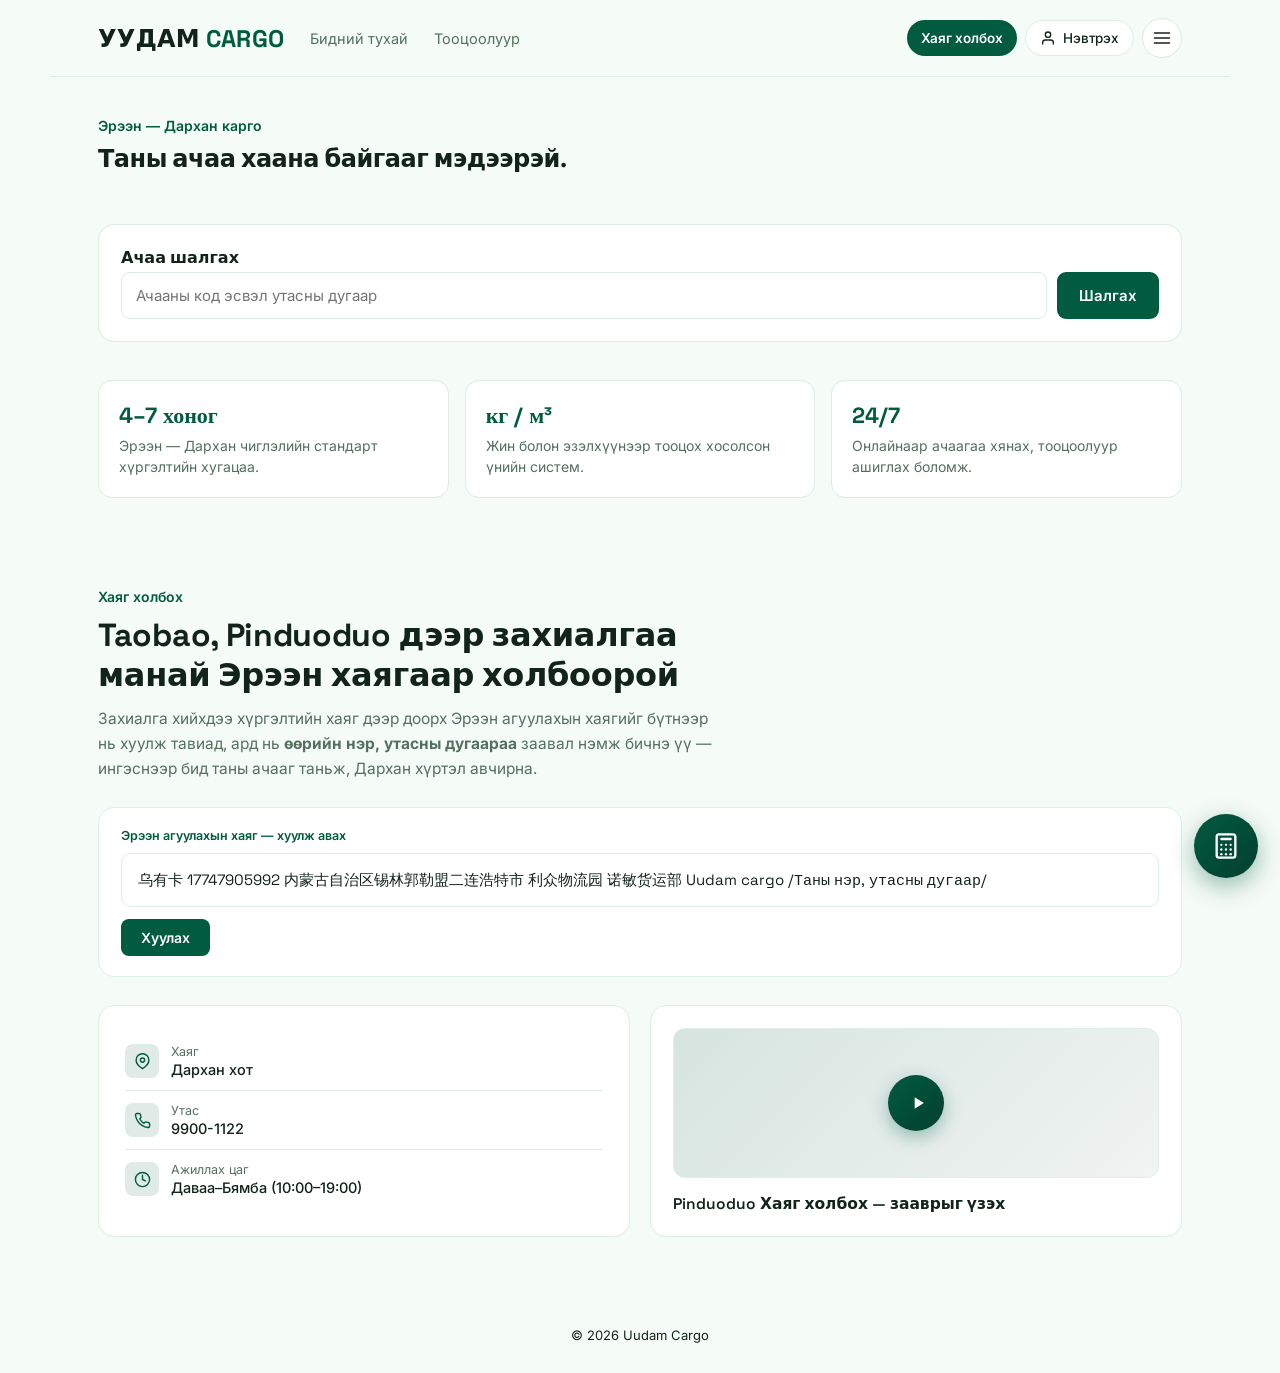
<file: index.html>
<!doctype html>
<html lang="mn">
  <head>
    <meta charset="UTF-8" />
    <meta name="viewport" content="width=device-width, initial-scale=1, viewport-fit=cover" />
    <title>УУДАМ CARGO</title>
    <link rel="preconnect" href="https://fonts.googleapis.com" />
    <link rel="preconnect" href="https://fonts.gstatic.com" crossorigin />
    <link
      href="https://fonts.googleapis.com/css2?family=Space+Grotesk:wght@500;600;700&family=Inter:wght@400;500;600&display=swap"
      rel="stylesheet"
    />
    <link rel="stylesheet" href="style.css" />
  </head>
  <body class="page-home">
    <header>
      <a class="brand" href="index.html" aria-label="УУДАМ CARGO нүүр">
        <div class="logo-word">УУДАМ <span>CARGO</span></div>
      </a>
      <nav aria-label="Үндсэн цэс">
        <a href="about.html">Бидний тухай</a>
        <a href="calculator.html">Тооцоолуур</a>
      </nav>
      <div class="header-actions">
        <a class="hdr-cta" href="#contact">Хаяг холбох</a>
        <button class="auth-btn" id="authBtn" type="button" onclick="onAuthBtnClick()">
          <svg
            viewBox="0 0 24 24"
            fill="none"
            stroke="currentColor"
            stroke-width="2"
            stroke-linecap="round"
            stroke-linejoin="round"
          >
            <path d="M20 21v-2a4 4 0 0 0-4-4H8a4 4 0 0 0-4 4v2"></path>
            <circle cx="12" cy="7" r="4"></circle>
          </svg>
          <span id="authBtnLabel">Нэвтрэх</span>
        </button>
        <button class="menu-btn" type="button" onclick="toggleMenu()" aria-label="Цэс">
          <svg
            viewBox="0 0 24 24"
            fill="none"
            stroke="currentColor"
            stroke-width="2"
            stroke-linecap="round"
          >
            <line x1="3" y1="6" x2="21" y2="6"></line>
            <line x1="3" y1="12" x2="21" y2="12"></line>
            <line x1="3" y1="18" x2="21" y2="18"></line>
          </svg>
        </button>
      </div>
    </header>

    <div class="side-drawer" id="sideDrawer">
      <div class="drawer-overlay" onclick="toggleMenu()"></div>
      <div class="drawer-panel">
        <button class="drawer-close" type="button" onclick="toggleMenu()" aria-label="Хаах">
          <svg
            viewBox="0 0 24 24"
            fill="none"
            stroke="currentColor"
            stroke-width="2"
            stroke-linecap="round"
          >
            <line x1="4" y1="4" x2="20" y2="20"></line>
            <line x1="20" y1="4" x2="4" y2="20"></line>
          </svg>
        </button>
        <a href="about.html">Бидний тухай</a>
        <a href="calculator.html">Тооцоолуур</a>
        <a href="#contact" onclick="toggleMenu()">Холбоо барих</a>
        <a href="#contact" onclick="toggleMenu()">Хаяг холбох</a>
      </div>
    </div>

    <div
      class="modal-overlay"
      id="authModal"
      role="dialog"
      aria-modal="true"
      aria-label="Нэвтрэх, бүртгүүлэх"
    >
      <div class="modal-box">
        <button class="modal-close" type="button" onclick="closeAuthModal()" aria-label="Хаах">
          <svg
            viewBox="0 0 24 24"
            fill="none"
            stroke="currentColor"
            stroke-width="2"
            stroke-linecap="round"
          >
            <line x1="4" y1="4" x2="20" y2="20"></line>
            <line x1="20" y1="4" x2="4" y2="20"></line>
          </svg>
        </button>

        <div class="auth-tabs" role="tablist">
          <button
            type="button"
            class="auth-tab active"
            id="modeLoginBtn"
            role="tab"
            aria-selected="true"
          >
            Нэвтрэх
          </button>
          <button
            type="button"
            class="auth-tab"
            id="modeRegisterBtn"
            role="tab"
            aria-selected="false"
          >
            Бүртгүүлэх
          </button>
        </div>

        <div id="authStepPhone">
          <h3 id="authPhoneTitle">Нэвтрэх</h3>
          <p class="modal-sub" id="authPhoneSubtitle">Утасны дугаар болон нууц үгээр нэвтэрнэ.</p>
          <div class="field">
            <!-- Нэр -->
            <div class="field register-only" id="registerNameRow" hidden>
              <label for="authName">Нэр</label>
              <input
                type="text"
                id="authName"
                autocomplete="name"
                placeholder="Өөрийн нэрийг оруулна уу"
                maxlength="100"
              />
            </div>
            <label for="authPhone" id="authPhoneLabel">Утасны дугаар</label>
            <div class="phone-input-row">
              <input
                type="text"
                id="authPhone"
                autocomplete="username"
                autocapitalize="none"
                spellcheck="false"
                placeholder="Утасны дугаар"
                maxlength="64"
              />
            </div>
          </div>
          <div class="field">
            <label for="authPassword">Нууц үг</label>
            <input
              type="password"
              id="authPassword"
              autocomplete="current-password"
              placeholder="Нууц үгээ оруулна уу"
            />
          </div>
          <!-- Нууц үг давтах -->
          <div class="field register-only" id="confirmPasswordRow" hidden>
            <label for="authConfirmPassword">Нууц үг давтах</label>
            <input
              type="password"
              id="authConfirmPassword"
              autocomplete="new-password"
              placeholder="Нууц үгээ дахин оруулна уу"
            />
          </div>
          <label class="check-row">
            <input type="checkbox" id="showCustomerPassword" />
            Нууц үгийг харуулах
          </label>
          <button
            class="save-btn btn-block"
            id="sendOtpBtn"
            type="button"
            onclick="submitAuthForm()"
          >
            Нэвтрэх
          </button>
          <button
            class="cancel-btn btn-block"
            id="forgotPasswordBtn"
            type="button"
            onclick="openPasswordReset()"
            style="margin-top: 8px"
          >
            Нууц үгээ мартсан уу?
          </button>
          <p class="auth-error" id="authPhoneError" role="alert"></p>
        </div>

        <div id="authStepCode" hidden>
          <h3>Баталгаажуулах код</h3>
          <p class="modal-sub" id="authCodeSentTo"></p>
          <div class="field">
            <label for="authCode">6 оронтой код</label>
            <input
              type="text"
              id="authCode"
              inputmode="numeric"
              autocomplete="one-time-code"
              maxlength="6"
              placeholder="123456"
            />
          </div>
          <button class="save-btn btn-block" id="verifyOtpBtn" type="button" onclick="verifyOtp()">
            Баталгаажуулах
          </button>
          <button
            class="cancel-btn btn-block"
            type="button"
            onclick="backToPhoneStep()"
            style="margin-top: 8px"
          >
            Буцах
          </button>
          <p class="auth-error" id="authCodeError" role="alert"></p>
        </div>

        <!-- Нууц үг сэргээх (demo): бүртгэл хайх -->
        <div id="authStepReset" hidden>
          <h3>Нууц үг сэргээх</h3>
          <p class="modal-sub">
            Бүртгэлтэй утасны дугаараа оруулна уу. (Demo — SMS/имэйл баталгаажуулалт холбогдоогүй.)
          </p>
          <div class="field">
            <label for="resetPhone">Утасны дугаар</label>
            <div class="phone-input-row">
              <input
                type="text"
                id="resetPhone"
                autocomplete="off"
                autocapitalize="none"
                spellcheck="false"
                placeholder="99001122"
              />
            </div>
          </div>
          <button
            class="save-btn btn-block"
            id="resetFindBtn"
            type="button"
            onclick="findAccount()"
          >
            Үргэлжлүүлэх
          </button>
          <button
            class="cancel-btn btn-block"
            type="button"
            onclick="backToPhoneStep()"
            style="margin-top: 8px"
          >
            Буцах
          </button>
          <p class="auth-error" id="resetFindError" role="alert"></p>
        </div>

        <!-- Нууц үг сэргээх (demo): шинэ нууц үг -->
        <div id="authStepResetNew" hidden>
          <h3>Шинэ нууц үг тохируулах</h3>
          <p class="modal-sub" id="resetTarget"></p>
          <div class="field">
            <label for="resetPassword">Шинэ нууц үг</label>
            <input
              type="password"
              id="resetPassword"
              autocomplete="new-password"
              placeholder="Хамгийн багадаа 6 тэмдэгт"
            />
          </div>
          <div class="field">
            <label for="resetConfirmPassword">Шинэ нууц үг давтах</label>
            <input
              type="password"
              id="resetConfirmPassword"
              autocomplete="new-password"
              placeholder="Дахин оруулна уу"
            />
          </div>
          <button
            class="save-btn btn-block"
            id="resetSaveBtn"
            type="button"
            onclick="saveNewPassword()"
          >
            Нууц үг шинэчлэх
          </button>
          <button
            class="cancel-btn btn-block"
            type="button"
            onclick="backToPhoneStep()"
            style="margin-top: 8px"
          >
            Буцах
          </button>
          <p class="auth-error" id="resetError" role="alert"></p>
        </div>
      </div>
    </div>

    <section class="hero" id="track">
      <div class="hero-top">
        <div class="eyebrow">Эрээн — Дархан карго</div>
        <h1>Таны ачаа хаана байгааг мэдээрэй.</h1>
      </div>

      <section class="profile-section" id="profileSection" hidden>
        <div class="panel">
          <div class="profile-head">
            <div>
              <div class="eyebrow">Профайл</div>
              <h2>Таны ачаанууд</h2>
            </div>
            <div class="profile-phone">Хэрэглэгч: <strong id="profilePhoneText">—</strong></div>
          </div>
          <div class="table-wrap">
            <table class="data-table">
              <thead>
                <tr>
                  <th>Код</th>
                  <th>Үнэ</th>
                  <th>Огноо</th>
                  <th>Төлөв</th>
                </tr>
              </thead>
              <tbody id="profileTableBody"></tbody>
            </table>
          </div>
        </div>
      </section>

      <div class="track-box">
        <h3>Ачаа шалгах</h3>
        <div class="track-row">
          <input
            id="trackInput"
            type="text"
            placeholder="Ачааны код эсвэл утасны дугаар"
            aria-label="Ачааны код эсвэл утасны дугаар"
            autocomplete="off"
          />
          <button type="button" onclick="checkTrack()">Шалгах</button>
        </div>
        <div id="trackResult" role="status"></div>
      </div>
    </section>

    <div class="content-wrap">
      <div class="grid3">
        <div class="card">
          <div class="num">4–7 хоног</div>
          <p>Эрээн — Дархан чиглэлийн стандарт хүргэлтийн хугацаа.</p>
        </div>
        <div class="card">
          <div class="num">кг / м³</div>
          <p>Жин болон эзэлхүүнээр тооцох хосолсон үнийн систем.</p>
        </div>
        <div class="card">
          <div class="num">24/7</div>
          <p>Онлайнаар ачаагаа хянах, тооцоолуур ашиглах боломж.</p>
        </div>
      </div>
    </div>

    <section class="contact-section" id="contact">
      <div class="eyebrow">Хаяг холбох</div>
      <h2>Taobao, Pinduoduo дээр захиалгаа манай Эрээн хаягаар холбоорой</h2>
      <p class="lead">
        Захиалга хийхдээ хүргэлтийн хаяг дээр доорх Эрээн агуулахын хаягийг бүтнээр нь хуулж тавиад,
        ард нь <b>өөрийн нэр, утасны дугаараа</b> заавал нэмж бичнэ үү — ингэснээр бид таны ачааг
        таньж, Дархан хүртэл авчирна.
      </p>

      <div class="addr-box">
        <div class="addr-label">Эрээн агуулахын хаяг — хуулж авах</div>
        <div class="addr-text" id="warehouseAddr">
          乌有卡 17747905992 内蒙古自治区锡林郭勒盟二连浩特市 利众物流园 诺敏货运部 Uudam cargo
          /Таны нэр, утасны дугаар/
        </div>
        <button class="copy-btn" id="copyBtn" type="button" onclick="copyAddr()">Хуулах</button>
      </div>

      <div class="contact-grid">
        <div class="info-card">
          <div class="info-row">
            <div class="ic">
              <svg
                viewBox="0 0 24 24"
                fill="none"
                stroke="currentColor"
                stroke-width="2"
                stroke-linecap="round"
                stroke-linejoin="round"
              >
                <path d="M21 10c0 7-9 12-9 12s-9-5-9-12a9 9 0 0 1 18 0z"></path>
                <circle cx="12" cy="10" r="3"></circle>
              </svg>
            </div>
            <div>
              <div class="t">Хаяг</div>
              <div class="v">Дархан хот</div>
            </div>
          </div>
          <div class="info-row">
            <div class="ic">
              <svg
                viewBox="0 0 24 24"
                fill="none"
                stroke="currentColor"
                stroke-width="2"
                stroke-linecap="round"
                stroke-linejoin="round"
              >
                <path
                  d="M22 16.92v3a2 2 0 0 1-2.18 2 19.79 19.79 0 0 1-8.63-3.07 19.5 19.5 0 0 1-6-6 19.79 19.79 0 0 1-3.07-8.67A2 2 0 0 1 4.11 2h3a2 2 0 0 1 2 1.72c.127.96.361 1.903.7 2.81a2 2 0 0 1-.45 2.11L8.09 9.91a16 16 0 0 0 6 6l1.27-1.27a2 2 0 0 1 2.11-.45c.907.339 1.85.573 2.81.7A2 2 0 0 1 22 16.92z"
                ></path>
              </svg>
            </div>
            <div>
              <div class="t">Утас</div>
              <div class="v"><a href="tel:99001122">9900-1122</a></div>
            </div>
          </div>
          <div class="info-row">
            <div class="ic">
              <svg
                viewBox="0 0 24 24"
                fill="none"
                stroke="currentColor"
                stroke-width="2"
                stroke-linecap="round"
                stroke-linejoin="round"
              >
                <circle cx="12" cy="12" r="10"></circle>
                <polyline points="12 6 12 12 16 14"></polyline>
              </svg>
            </div>
            <div>
              <div class="t">Ажиллах цаг</div>
              <div class="v">Даваа–Бямба (10:00–19:00)</div>
            </div>
          </div>
        </div>

        <a
          class="video-card"
          id="videoLink"
          href="zaavar.mp4"
          target="_blank"
          rel="noopener noreferrer"
        >
          <div class="video-thumb">
            <div class="play-badge">
              <svg viewBox="0 0 24 24"><path d="M8 5v14l11-7z"></path></svg>
            </div>
          </div>
          <h3>Pinduoduo Хаяг холбох — зааврыг үзэх</h3>
        </a>
      </div>
    </section>

    <div
      class="modal-overlay"
      id="videoModal"
      role="dialog"
      aria-modal="true"
      aria-label="Видео заавар"
    >
      <div class="video-modal">
        <button
          class="video-modal-close"
          id="closeVideoBtn"
          type="button"
          onclick="closeVideo()"
          aria-label="Close video"
        >
          ✕
        </button>
        <video id="instructionVideo" controls playsinline>
          <source src="zaavar.mp4" type="video/mp4" />
        </video>
      </div>
    </div>

    <!-- хөвөгч тооцоолуур -->
    <div class="calc-widget" id="calc">
      <div class="calc-panel" id="calcPanel">
        <h4>Тээврийн зардал тооцоолуур</h4>
        <div class="calc-field">
          <label for="calcWeight">Жин (кг)</label>
          <input type="number" id="calcWeight" inputmode="decimal" placeholder="жишээ: 5" min="0" />
        </div>
        <div class="calc-field">
          <label for="calcDims">Хэмжээ Урт×Өргөн×Өндөр (см)</label>
          <input type="text" id="calcDims" placeholder="жишээ: 40x30x25" />
        </div>
        <div class="calc-result" id="calcResult">
          <div>Тооцоолсон дүн</div>
          <div class="big" id="calcTotal">0 ₮</div>
        </div>
      </div>
      <button
        class="calc-fab"
        id="calcFab"
        type="button"
        onclick="toggleCalc()"
        aria-label="Тооцоолуур нээх"
        aria-expanded="false"
      >
        <svg
          viewBox="0 0 24 24"
          fill="none"
          stroke-width="2"
          stroke-linecap="round"
          stroke-linejoin="round"
        >
          <rect x="4" y="2" width="16" height="20" rx="2"></rect>
          <line x1="8" y1="6" x2="16" y2="6"></line>
          <line x1="8" y1="11" x2="8" y2="11.01"></line>
          <line x1="12" y1="11" x2="12" y2="11.01"></line>
          <line x1="16" y1="11" x2="16" y2="11.01"></line>
          <line x1="8" y1="15" x2="8" y2="15.01"></line>
          <line x1="12" y1="15" x2="12" y2="15.01"></line>
          <line x1="16" y1="15" x2="16" y2="15.01"></line>
          <line x1="8" y1="19" x2="8" y2="19.01"></line>
          <line x1="12" y1="19" x2="12" y2="19.01"></line>
          <line x1="16" y1="19" x2="16" y2="19.01"></line>
        </svg>
      </button>
    </div>
    <footer>© 2026 Uudam Cargo</footer>


    <script src="shared.js"></script>
    <script>
      var $ = function (id) {
        return document.getElementById(id);
      };

      // ---------- Хэрэглэгчийн нэвтрэлт, бүртгэл, профайл ----------
      // АНХААР: энэ нь зөвхөн demo. Хэрэглэгч, нууц үг энэ browser-ийн localStorage-д
      // хадгалагдаж байгаа тул жинхэнэ хамгаалалт биш (README-г үз).
      var CUSTOMER_USERS_KEY = 'uudam_customer_users_v1';
      var CUSTOMER_SESSION_KEY = 'uudam_customer_session_v1';
      var SESSION_DURATION_MS = 7 * 24 * 60 * 60 * 1000; // нэвтэрсэн хэвээр байх: 7 хоног
      var ADMIN_SESSION_KEY = 'uudam_admin_session';
      var ADMIN_DEMO_EMAIL = 'admin@uudamcargo.mn';
      var ADMIN_DEMO_PASSWORD = 'Azraga1227';
      var DEMO_USER = { phone: '99001122', password: '123456', name: 'Demo User' };

      var authMode = 'login';
      var pendingRegistration = null;
      var pendingResetPhone = null;
      var currentUser = null;

      function readJSON(key, fallback) {
        try {
          var value = JSON.parse(localStorage.getItem(key));
          return value == null ? fallback : value;
        } catch (e) {
          return fallback;
        }
      }

      function writeJSON(key, value) {
        try {
          localStorage.setItem(key, JSON.stringify(value));
        } catch (e) {
          /* хадгалах боломжгүй */
        }
      }

      function removeSessionKey(key) {
        try {
          sessionStorage.removeItem(key);
        } catch (e) {
          /* алгасна */
        }
      }

      // ---------- Нууц үг hash — ил текстээр хадгалахгүй ----------
      // ЗААВАР: localStorage клиент талын хадгалалт бөгөөд бүрмөсөн хамгаалалт биш,
      // гэхдээ шууд ил текст биш salt+SHA-256 hash хадгална.
      function randomSalt() {
        try {
          if (window.crypto && crypto.getRandomValues) {
            var bytes = new Uint8Array(8);
            crypto.getRandomValues(bytes);
            return Array.prototype.map
              .call(bytes, function (b) {
                return ('0' + b.toString(16)).slice(-2);
              })
              .join('');
          }
        } catch (e) {
          /* доорх fallback руу онол */
        }
        return Math.random().toString(16).slice(2) + Math.random().toString(16).slice(2);
      }

      // crypto.subtle байхгүй тохиолдолд (demo) хямд fallback hash
      function fallbackHash(text) {
        var h = 5381;
        var i;
        for (i = 0; i < text.length; i++) {
          h = ((h << 5) + h + text.charCodeAt(i)) | 0;
        }
        return 'd$' + (h >>> 0).toString(16) + text.length.toString(16);
      }

      async function hashPassword(password, salt) {
        var value = salt + '::' + password;
        try {
          if (crypto && crypto.subtle && typeof TextEncoder !== 'undefined') {
            var buf = await crypto.subtle.digest('SHA-256', new TextEncoder().encode(value));
            return Array.prototype.map
              .call(new Uint8Array(buf), function (b) {
                return ('0' + b.toString(16)).slice(-2);
              })
              .join('');
          }
        } catch (e) {
          /* доорх fallback руу онол */
        }
        return fallbackHash(value);
      }

      // salt+hash буй бол hash тай ялгааг шалгах; хуучин demo бичлэгт ил текст нь шалгана
      async function verifyStoredPassword(user, plain) {
        if (!user) return false;
        if (user.salt && user.hash) return (await hashPassword(plain, user.salt)) === user.hash;
        return user.password === plain;
      }

      // Хуучин demo бичлэгүүдийн ил текст нууц үгийг salt+hash руу шилжүүлнэ
      async function migratePlaintextPasswords() {
        var users = getUsers();
        var changed = false;
        for (var i = 0; i < users.length; i++) {
          var user = users[i];
          if (!user.salt && typeof user.password === 'string' && user.password.length) {
            user.salt = randomSalt();
            user.hash = await hashPassword(user.password, user.salt);
            delete user.password;
            changed = true;
          }
        }
        if (changed) writeJSON(CUSTOMER_USERS_KEY, users);
      }

      // ---------- Сесс — 7 хоногийн дотор дахин ачаалахад нэвтэрсэн хэвээр ----------
      function setSession(user) {
        currentUser = { phone: user.phone, name: user.name || 'Хэрэглэгч' };
        try {
          localStorage.setItem(
            CUSTOMER_SESSION_KEY,
            JSON.stringify({
              phone: currentUser.phone,
              name: currentUser.name,
              expiresAt: Date.now() + SESSION_DURATION_MS,
            }),
          );
        } catch (e) {
          /* хадгалах боломжгүй */
        }
        return currentUser;
      }

      function clearSession() {
        currentUser = null;
        try {
          localStorage.removeItem(CUSTOMER_SESSION_KEY);
        } catch (e) {
          /* алгасна */
        }
      }

      function getSession() {
        try {
          var session = JSON.parse(localStorage.getItem(CUSTOMER_SESSION_KEY) || 'null');
          if (!session || !session.phone) return null;
          if (typeof session.expiresAt !== 'number' || session.expiresAt < Date.now()) {
            localStorage.removeItem(CUSTOMER_SESSION_KEY);
            return null;
          }
          return session;
        } catch (e) {
          return null;
        }
      }

      function normalizePhoneInput(value) {
        var digits = String(value || '')
          .replace(/[\s-]/g, '')
          .replace(/\D/g, '');
        return digits.indexOf('976') === 0 && digits.length > 8 ? digits.slice(3) : digits;
      }

      function seedCustomerUsers() {
        var users = readJSON(CUSTOMER_USERS_KEY, []);
        if (!Array.isArray(users) || !users.length) writeJSON(CUSTOMER_USERS_KEY, [DEMO_USER]);
      }

      function getUsers() {
        var users = readJSON(CUSTOMER_USERS_KEY, []);
        return Array.isArray(users) ? users : [];
      }

      // Бүртгэлийг утасны дугаар (эсвэл хэрэглэгчийн имэйл байвал) хайж, нууц үгийг нь шалгана
      async function loginUser(identifier, password) {
        var isEmail = String(identifier || '').indexOf('@') !== -1;
        var found = getUsers().find(function (user) {
          if (isEmail) {
            return String(user.email || '').toLowerCase() === String(identifier).toLowerCase();
          }
          return normalizePhoneInput(user.phone) === normalizePhoneInput(identifier);
        });
        if (!found) return null;
        if (!(await verifyStoredPassword(found, password))) return null;

        // Хуучин demo бичлэг бол hash-руу шилжүүлж хадгална
        if (!found.hash) {
          found.salt = randomSalt();
          found.hash = await hashPassword(password, found.salt);
          delete found.password;
          writeJSON(
            CUSTOMER_USERS_KEY,
            getUsers().map(function (u) {
              return normalizePhoneInput(u.phone) === normalizePhoneInput(found.phone) ? found : u;
            }),
          );
        }
        return setSession(found);
      }

      // ---------- Нэвтрэх цонх ----------
      function setTab(id, active) {
        var tab = $(id);
        tab.classList.toggle('active', active);
        tab.setAttribute('aria-selected', active ? 'true' : 'false');
      }

      function setAuthMode(mode) {
        authMode = mode;

        var isLogin = mode === 'login';

        $('authPhoneTitle').textContent = isLogin ? 'Нэвтрэх' : 'Бүртгүүлэх';

        $('authPhoneSubtitle').textContent = isLogin
          ? 'Утасны дугаар болон нууц үгээр нэвтэрнэ.'
          : 'Мэдээллээ оруулж шинэ бүртгэл үүсгэнэ.';

        $('sendOtpBtn').textContent = isLogin ? 'Нэвтрэх' : 'Бүртгүүлэх';

        $('authPhoneLabel').textContent = 'Утасны дугаар';

        $('authPassword').autocomplete = isLogin ? 'current-password' : 'new-password';

        $('registerNameRow').hidden = isLogin;
        $('confirmPasswordRow').hidden = isLogin;

        $('authName').required = !isLogin;
        $('authConfirmPassword').required = !isLogin;

        setTab('modeLoginBtn', isLogin);
        setTab('modeRegisterBtn', !isLogin);

        clearAuthErrors();
        updatePhonePrefix();
      }

      // Имэйл (эсвэл үсэг) бичиж эхэлбэл "+976" угтварыг нууна
      function updatePhonePrefix() {
        var prefix = $('authPhonePrefix');
        var looksLikeEmail = authMode === 'login' && /[@a-zA-Z]/.test($('authPhone').value);
        if (prefix) prefix.hidden = looksLikeEmail;
      }

      function showAuthError(id, message) {
        var el = $(id);
        el.textContent = message;
        el.classList.add('show');
      }

      function clearAuthErrors() {
        ['authPhoneError', 'authCodeError', 'resetFindError', 'resetError'].forEach(function (id) {
          var el = $(id);
          if (!el) return;
          el.textContent = '';
          el.classList.remove('show');
        });
      }

      function showAuthStep(step) {
        $('authStepPhone').hidden = step !== 'phone';
        $('authStepCode').hidden = step !== 'code';
        $('authStepReset').hidden = step !== 'reset';
        $('authStepResetNew').hidden = step !== 'reset-new';
      }

      function openAuthModal() {
        $('authModal').classList.add('open');
        showAuthStep('phone');
        setAuthMode('login');
        $('authPhone').focus();
      }

      function closeAuthModal() {
        $('authModal').classList.remove('open');
        pendingRegistration = null;
        pendingResetPhone = null;
        $('authPassword').value = '';
        $('authCode').value = '';
        $('authName').value = '';
        $('authConfirmPassword').value = '';
        $('resetPhone').value = '';
        $('resetPassword').value = '';
        $('resetConfirmPassword').value = '';
      }

      function backToPhoneStep() {
        pendingRegistration = null;
        pendingResetPhone = null;
        showAuthStep('phone');
        clearAuthErrors();
      }

      // ---------- Нууц үг сэргээх (demo) ----------
      // ЗААВАР: сервер, SMS/имэйл баталгаажуулалт байхгүй тул түлхүүр (дугаар) мэддэг
      // хэн ч байж болохыг нь жинхэнээр батлах боломжгүй — зөвхөн туршилтын хувилбар.
      function openPasswordReset() {
        clearAuthErrors();
        pendingResetPhone = null;
        showAuthStep('reset');
        $('resetPhone').value = '';
        $('resetPhone').focus();
      }

      async function findAccount() {
        clearAuthErrors();
        var digits = normalizePhoneInput($('resetPhone').value.trim());
        if (digits.length !== 8) {
          showAuthError('resetFindError', '8 оронтой утасны дугаараа оруулна уу.');
          return;
        }

        // Тухайн дугаартай ХЭРЭГЛЭГЧИЙН бүртгэл байгаа эсэхийг шалгана.
        // Админ бүртгэл энэ жагсаалтад байдаггүй тул сэргээх замаар админ эрх олж авах боломжгүй.
        var user = getUsers().find(function (u) {
          return normalizePhoneInput(u.phone) === digits;
        });
        if (!user) {
          showAuthError('resetFindError', 'Энэ дугаартай бүртгэл олдсонгүй.');
          return;
        }

        pendingResetPhone = user.phone;
        $('resetTarget').textContent =
          user.phone.replace('+976', '') + ' дугаартай бүртгэл олдлоо. Шинэ нууц үгээ оруулна уу.';
        $('resetPassword').value = '';
        $('resetConfirmPassword').value = '';
        showAuthStep('reset-new');
        $('resetPassword').focus();
      }

      async function saveNewPassword() {
        clearAuthErrors();
        if (!pendingResetPhone) {
          showAuthError('resetError', 'Эхлээд дугаараа бичиж бүртгэлээ олоорой.');
          showAuthStep('reset');
          return;
        }

        var password = $('resetPassword').value.trim();
        var confirm = $('resetConfirmPassword').value.trim();
        if (password.length < 6) {
          showAuthError('resetError', 'Нууц үг хамгийн багадаа 6 тэмдэгт байна.');
          return;
        }
        if (password !== confirm) {
          showAuthError('resetError', 'Давтан оруулсан нууц үг таарахгүй байна.');
          return;
        }

        var users = getUsers();
        var target = users.find(function (u) {
          return normalizePhoneInput(u.phone) === normalizePhoneInput(pendingResetPhone);
        });
        if (!target) {
          showAuthError('resetError', 'Бүртгэл олдсонгүй.');
          return;
        }

        var salt = randomSalt();
        target.salt = salt;
        target.hash = await hashPassword(password, salt);
        delete target.password;
        writeJSON(CUSTOMER_USERS_KEY, users);

        pendingResetPhone = null;
        showAuthStep('phone');
        setAuthMode('login');
        $('authPhoneSubtitle').textContent =
          '✓ Нууц үг шинэчлэгдлээ. Шинэ нууц үгээрээ нэвтэрнэ үү.';
        $('authPassword').value = '';
        $('resetPassword').value = '';
        $('resetConfirmPassword').value = '';
      }

      function closeLogoutConfirm() {
        var modal = document.getElementById('logoutConfirmOverlay');
        if (modal) modal.remove();
      }

      function showLogoutConfirm() {
        closeLogoutConfirm();

        var overlay = document.createElement('div');
        overlay.id = 'logoutConfirmOverlay';
        overlay.className = 'confirm-overlay';
        overlay.setAttribute('role', 'dialog');
        overlay.setAttribute('aria-modal', 'true');
        overlay.setAttribute('aria-label', 'Гарах уу?');

        var modal = document.createElement('div');
        modal.className = 'confirm-modal';

        var title = document.createElement('h3');
        title.className = 'confirm-title';
        title.textContent = 'Гарах уу?';

        var message = document.createElement('p');
        message.className = 'confirm-message';
        message.textContent = 'Энэ үйлдэл таны сессийг дуусгана.';

        var actions = document.createElement('div');
        actions.className = 'confirm-actions';

        var cancelBtn = document.createElement('button');
        cancelBtn.type = 'button';
        cancelBtn.className = 'confirm-btn secondary';
        cancelBtn.setAttribute('data-action', 'cancel');
        cancelBtn.textContent = 'Болих';
        cancelBtn.addEventListener('click', closeLogoutConfirm);

        var confirmBtn = document.createElement('button');
        confirmBtn.type = 'button';
        confirmBtn.className = 'confirm-btn primary';
        confirmBtn.setAttribute('data-action', 'confirm');
        confirmBtn.textContent = 'Тийм';
        confirmBtn.addEventListener('click', function () {
          clearSession();
          updateAuthUI(null);
          showProfile();
          closeLogoutConfirm();
        });

        actions.appendChild(cancelBtn);
        actions.appendChild(confirmBtn);
        modal.appendChild(title);
        modal.appendChild(message);
        modal.appendChild(actions);
        overlay.appendChild(modal);

        overlay.addEventListener('click', function (event) {
          if (event.target === overlay) closeLogoutConfirm();
        });

        document.body.appendChild(overlay);
      }

      function onAuthBtnClick() {
        if (currentUser) {
          showLogoutConfirm();
          return;
        }
        openAuthModal();
      }

      // Админ: JavaScript demo эрх шалгах, амжилттай бол admin.html руу шилжүүлнэ
      function adminLogin(email, password) {
        if (email === ADMIN_DEMO_EMAIL && password === ADMIN_DEMO_PASSWORD) {
          localStorage.setItem(ADMIN_SESSION_KEY, JSON.stringify({ email: email, isAdmin: true }));
          window.location.href = 'admin.html';
          return;
        }
        showAuthError('authPhoneError', 'Имэйл эсвэл нууц үг буруу байна.');
      }

      async function submitAuthForm() {
        var rawLogin = $('authPhone').value.trim();
        var digits = normalizePhoneInput(rawLogin);
        var password = $('authPassword').value.trim();
        var userName = $('authName').value.trim();
        clearAuthErrors();

        // Имэйл хаягаар нэвтрэх: хэрэглэгчийн бүртгэлээс шалгаад, төгсгөлд нь админ (demo) шалгана
        if (rawLogin.indexOf('@') !== -1) {
          if (authMode !== 'login') {
            showAuthError('authPhoneError', 'Бүртгүүлэхдээ утасны дугаараа оруулна уу.');
            return;
          }
          if (!password) {
            showAuthError('authPhoneError', 'Нууц үгээ оруулна уу.');
            return;
          }
          var emailUser = await loginUser(rawLogin, password);
          if (emailUser) {
            updateAuthUI(emailUser);
            closeAuthModal();
            showProfile();
            return;
          }
          adminLogin(rawLogin, password);
          return;
        }

        if (digits.length !== 8) {
          showAuthError('authPhoneError', '8 оронтой утасны дугаараа зөв оруулна уу.');
          return;
        }
        if (password.length < 6) {
          showAuthError('authPhoneError', 'Нууц үг хамгийн багадаа 6 тэмдэгт байна.');
          return;
        }

        var phone = '+976' + digits;

        if (authMode === 'login') {
          var user = await loginUser(phone, password);
          if (!user) {
            showAuthError('authPhoneError', 'Утас эсвэл нууц үг буруу байна.');
            return;
          }
          updateAuthUI(user);
          closeAuthModal();
          showProfile();
          return;
        }

        // ---------- Бүртгүүлэх: заавал бөглөх талбарууд ----------
        if (!userName) {
          showAuthError('authPhoneError', 'Нэрээ оруулна уу.');
          return;
        }
        if (password !== $('authConfirmPassword').value) {
          showAuthError('authPhoneError', 'Давтан оруулсан нууц үг таарахгүй байна.');
          return;
        }
        if (
          getUsers().some(function (u) {
            return normalizePhoneInput(u.phone) === digits;
          })
        ) {
          showAuthError(
            'authPhoneError',
            'Энэ дугаар бүртгэлтэй байна. "Нэвтрэх" хэсгээр орно уу.',
          );
          return;
        }

        pendingRegistration = {
          phone: phone,
          name: userName,
          password: password,
          code: String(Math.floor(100000 + Math.random() * 900000)),
        };
        $('authCodeSentTo').textContent =
          'SMS үйлчилгээ холбогдоогүй тул demo код харуулж байна: ' + pendingRegistration.code;
        $('authCode').value = '';
        showAuthStep('code');
        $('authCode').focus();
      }

      async function verifyOtp() {
        var code = $('authCode').value.trim();
        clearAuthErrors();

        if (code.length !== 6) {
          showAuthError('authCodeError', '6 оронтой кодыг оруулна уу.');
          return;
        }
        if (!pendingRegistration || pendingRegistration.code !== code) {
          showAuthError('authCodeError', 'Код буруу байна. Дахин оролдоно уу.');
          return;
        }

        // Бүртгэл амжилттай: нэр + salt/hash хадгална (ил текст нууц үг биш)
        var salt = randomSalt();
        var hash = await hashPassword(pendingRegistration.password, salt);

        var users = getUsers();
        users.push({
          phone: pendingRegistration.phone,
          name: pendingRegistration.name,
          salt: salt,
          hash: hash,
        });
        writeJSON(CUSTOMER_USERS_KEY, users);

        pendingRegistration = null;

        // Амжилттай бүртгүүлсний мэдэгдэл харуулж, нэвтрэх хэсэг рүү буцаана
        showAuthStep('phone');
        setAuthMode('login');
        $('authPhoneSubtitle').textContent = '✓ Бүртгүүлэгдлээ! Шинэ нууц үгээрээ нэвтэрнэ үү.';
        $('authPassword').value = '';
        $('authCode').value = '';
        $('authName').value = '';
        $('authConfirmPassword').value = '';
        $('authPhone').focus();
      }

      function updateAuthUI(user) {
        var btn = $('authBtn');
        var label = $('authBtnLabel');
        if (user) {
          btn.classList.add('logged-in');
          label.textContent = user.phone ? user.phone.replace('+976', '') : 'Нэвтэрсэн';
        } else {
          btn.classList.remove('logged-in');
          label.textContent = 'Нэвтрэх';
        }
      }

      // ---------- Профайл ----------

      function showProfile() {
        var section = $('profileSection');

        if (!currentUser) {
          section.hidden = true;
          return;
        }

        $('profilePhoneText').textContent = currentUser.phone;

        var tbody = $('profileTableBody');
        tbody.replaceChildren();

        var userPhone = normalizePhoneInput(currentUser.phone);

        // Админий localStorage-д (uudamCargoShipments) хадгалахсан бүртгэлийг уншиж шүүнэ
        var myRecords = Uudam.listShipments().filter(function (record) {
          return normalizePhoneInput(record.phone) === userPhone;
        });

        if (myRecords.length === 0) {
          var row = document.createElement('tr');
          var cell = document.createElement('td');

          cell.colSpan = 4;
          cell.className = 'empty-cell';
          cell.textContent = 'Танд бүртгэлтэй ачаа алга байна.';

          row.appendChild(cell);
          tbody.appendChild(row);
        } else {
          myRecords.forEach(function (record) {
            var row = document.createElement('tr');

            [
              record.code,
              record.price ? record.price + ' ₮' : '—',
              record.date,
              record.status,
            ].forEach(function (value) {
              var cell = document.createElement('td');
              cell.textContent = value || '—';
              row.appendChild(cell);
            });

            tbody.appendChild(row);
          });
        }

        section.hidden = false;
      }

      // ---------- Хаяг хуулах ----------
      function copyAddr() {
        var text = $('warehouseAddr').textContent.trim();
        var btn = $('copyBtn');

        function done() {
          btn.textContent = 'Хуулагдлаа ✓';
          btn.classList.add('copied');
          setTimeout(function () {
            btn.textContent = 'Хуулах';
            btn.classList.remove('copied');
          }, 1800);
        }

        function fallback() {
          var ta = document.createElement('textarea');
          ta.value = text;
          ta.setAttribute('readonly', '');
          ta.style.cssText = 'position:fixed; top:0; left:0; opacity:0;';
          document.body.appendChild(ta);
          ta.select();
          var ok = false;
          try {
            ok = document.execCommand('copy');
          } catch (e) {
            /* алгасна */
          }
          document.body.removeChild(ta);
          if (ok) done();
        }

        if (navigator.clipboard && navigator.clipboard.writeText) {
          navigator.clipboard.writeText(text).then(done).catch(fallback);
        } else {
          fallback();
        }
      }

      // ---------- Ачаа шалгах ----------

      // ---------- Хариуг мессежийн кутункайд харуулна ('show found' / 'show notfound') ----------
      function setTrackMessage(kind, text) {
        var box = $('trackResult');
        box.textContent = text;
        box.className = 'show ' + kind;
        box.scrollIntoView({ behavior: 'smooth', block: 'nearest' });
      }

      // Ачааны кодоор localStorage-оос (uudamCargoShipments) хайж харуулна
      function checkTrack() {
        var query = $('trackInput').value.trim();
        var normalizedQuery = normalizePhoneInput(query);

        if (!query) {
          setTrackMessage('notfound', 'Ачааны код эсвэл утасны дугаараа оруулна уу.');
          return;
        }

        // Админий хадгалсан бүх бүртгэлийг localStorage-оос уншиж тохирохыг нь хайна
        var records = Uudam.listShipments();

        var matches = records.filter(function (record) {
          var codeMatches = String(record.code || '').toLowerCase() === query.toLowerCase();

          var phoneMatches =
            normalizedQuery.length === 8 && normalizePhoneInput(record.phone) === normalizedQuery;

          return codeMatches || phoneMatches;
        });

        if (!matches.length) {
          setTrackMessage('notfound', 'Ийм кодтой ачаа олдсонгүй.');
          return;
        }

        var message = matches
          .map(function (record) {
            return (
              'Нэр: ' +
              (record.name || '—') +
              '\nАчааны код: ' +
              record.code +
              '\nОгноо: ' +
              record.date +
              '\nТөлөв: ' +
              record.status
            );
          })
          .join('\n\n────────────\n\n');

        setTrackMessage('found', message);
      }

      // ---------- Тооцоолуур ----------
      function toggleCalc() {
        var open = $('calcPanel').classList.toggle('open');
        $('calcFab').setAttribute('aria-expanded', open ? 'true' : 'false');
      }

      function recalc() {
        var r = Uudam.calcCost($('calcWeight').value, $('calcDims').value, 1);
        $('calcTotal').textContent = Uudam.formatMoney(r.total);
      }

      // ---------- Эхлүүлэх ----------
      $('modeLoginBtn').addEventListener('click', function () {
        setAuthMode('login');
      });
      $('modeRegisterBtn').addEventListener('click', function () {
        setAuthMode('register');
      });

      $('showCustomerPassword').addEventListener('change', function () {
        $('authPassword').type = this.checked ? 'text' : 'password';
        $('authPassword').focus();
      });

      $('authModal').addEventListener('click', function (e) {
        if (e.target === this) closeAuthModal();
      });
      $('authPhone').addEventListener('input', updatePhonePrefix);
      $('authPhone').addEventListener('keydown', function (e) {
        if (e.key === 'Enter') submitAuthForm();
      });
      $('authPassword').addEventListener('keydown', function (e) {
        if (e.key === 'Enter') submitAuthForm();
      });
      $('authCode').addEventListener('keydown', function (e) {
        if (e.key === 'Enter') verifyOtp();
      });
      $('resetPhone').addEventListener('keydown', function (e) {
        if (e.key === 'Enter') findAccount();
      });
      $('resetPassword').addEventListener('keydown', function (e) {
        if (e.key === 'Enter') saveNewPassword();
      });
      $('resetConfirmPassword').addEventListener('keydown', function (e) {
        if (e.key === 'Enter') saveNewPassword();
      });
      $('trackInput').addEventListener('keydown', function (e) {
        if (e.key === 'Enter') checkTrack();
      });
      $('calcWeight').addEventListener('input', recalc);
      $('calcDims').addEventListener('input', recalc);
      document.addEventListener('keydown', function (e) {
        if (e.key === 'Escape') closeAuthModal();
      });

      // Өөр tab дээр админ бүртгэл нэмж/төлөв өөрчилвөл storage event-ээр шууд шинэчилнэ
      document.addEventListener('uudam:shipments-changed', function () {
        if ($('trackInput').value.trim() !== '') checkTrack();
        if (currentUser && !$('profileSection').hidden) showProfile();
      });

      (function init() {
        seedCustomerUsers();

        // Хуучин demo бичлэгүүдийн ил текст нууц үгийг salt+hash руу шилжүүлнэ (fire-and-forget)
        migratePlaintextPasswords();

        // Сесс localStorage-д 7 хоногийн хугацаатай хадгалагддаг тул дахин ачаалахад нэвтэрсэн хэвээр үлдэнэ
        var session = getSession();
        if (session) {
          // Бүртгэл нь хөндэгдсэн бол (жишээ нь users цэвэрлэгдсэн) хуурмаг сесс хэрэгжэхгүй
          var stillExists = getUsers().some(function (u) {
            return normalizePhoneInput(u.phone) === normalizePhoneInput(session.phone);
          });
          if (!stillExists) {
            clearSession();
          } else {
            currentUser = { phone: session.phone, name: session.name || 'Хэрэглэгч' };
            updateAuthUI(currentUser);
            showProfile();
          }
        }
      })();
      function closeVideo() {
        var video = $('instructionVideo');
        video.pause();
        video.currentTime = 0;
        $('videoModal').classList.remove('open');
        $('videoLink').focus();
      }
    </script>
  </body>
</html>
</file>
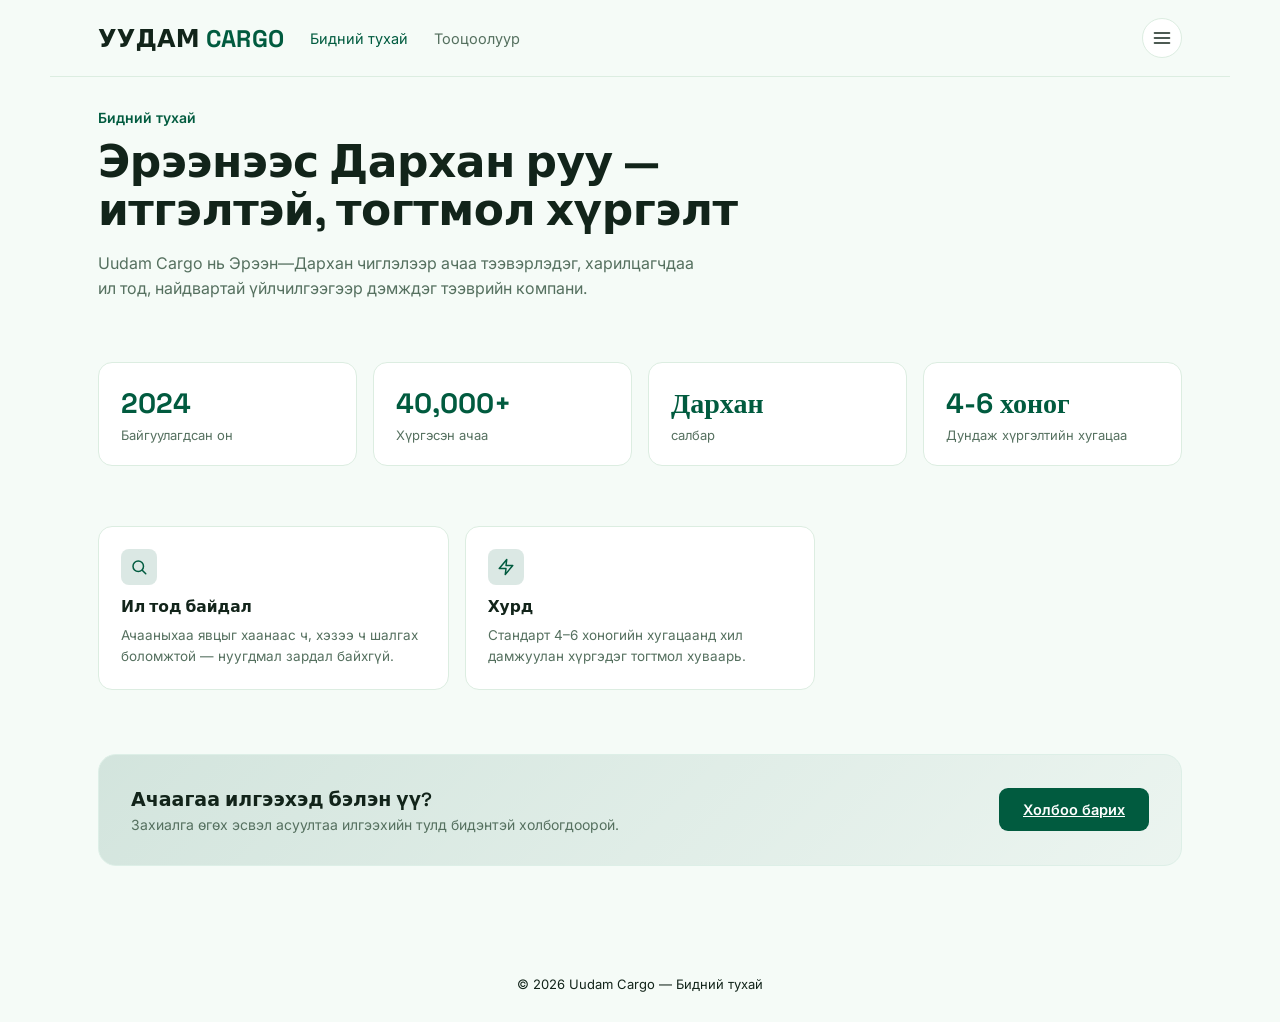
<file: about.html>
<!doctype html>
<html lang="mn">
  <head>
    <meta charset="UTF-8" />
    <meta name="viewport" content="width=device-width, initial-scale=1, viewport-fit=cover" />
    <title>Бидний тухай — УУДАМ CARGO</title>
    <link rel="preconnect" href="https://fonts.googleapis.com" />
    <link rel="preconnect" href="https://fonts.gstatic.com" crossorigin />
    <link
      href="https://fonts.googleapis.com/css2?family=Space+Grotesk:wght@500;600;700&family=Inter:wght@400;500;600&display=swap"
      rel="stylesheet"
    />
    <link rel="stylesheet" href="style.css" />
  </head>
  <body class="page-about">
    <header>
      <a class="brand" href="index.html" aria-label="УУДАМ CARGO нүүр">
        <div class="logo-word">УУДАМ <span>CARGO</span></div>
      </a>
      <nav aria-label="Үндсэн цэс">
        <a href="about.html" class="active" aria-current="page">Бидний тухай</a>
        <a href="calculator.html">Тооцоолуур</a>
      </nav>
      <div class="header-actions">
        <button class="menu-btn" type="button" onclick="toggleMenu()" aria-label="Цэс">
          <svg
            viewBox="0 0 24 24"
            fill="none"
            stroke="currentColor"
            stroke-width="2"
            stroke-linecap="round"
          >
            <line x1="3" y1="6" x2="21" y2="6"></line>
            <line x1="3" y1="12" x2="21" y2="12"></line>
            <line x1="3" y1="18" x2="21" y2="18"></line>
          </svg>
        </button>
      </div>
    </header>

    <div class="side-drawer" id="sideDrawer">
      <div class="drawer-overlay" onclick="toggleMenu()"></div>
      <div class="drawer-panel">
        <button class="drawer-close" type="button" onclick="toggleMenu()" aria-label="Хаах">
          <svg
            viewBox="0 0 24 24"
            fill="none"
            stroke="currentColor"
            stroke-width="2"
            stroke-linecap="round"
          >
            <line x1="4" y1="4" x2="20" y2="20"></line>
            <line x1="20" y1="4" x2="4" y2="20"></line>
          </svg>
        </button>
        <a href="about.html" class="active">Бидний тухай</a>
        <a href="calculator.html">Тооцоолуур</a>
        <a href="index.html#contact">Холбоо барих</a>
      </div>
    </div>

    <main>
      <div class="eyebrow">Бидний тухай</div>
      <h1>Эрээнээс Дархан руу — итгэлтэй, тогтмол хүргэлт</h1>
      <p class="sub">
        Uudam Cargo нь Эрээн—Дархан чиглэлээр ачаа тээвэрлэдэг, харилцагчдаа ил тод, найдвартай
        үйлчилгээгээр дэмждэг тээврийн компани.
      </p>

      <div class="stats">
        <div class="stat">
          <div class="n">2024</div>
          <div class="l">Байгуулагдсан он</div>
        </div>
        <div class="stat">
          <div class="n">40,000+</div>
          <div class="l">Хүргэсэн ачаа</div>
        </div>
        <div class="stat">
          <div class="n">Дархан</div>
          <div class="l">салбар</div>
        </div>
        <div class="stat">
          <div class="n">4-6 хоног</div>
          <div class="l">Дундаж хүргэлтийн хугацаа</div>
        </div>
      </div>

      <div class="values">
        <div class="value-grid">
          <div class="value-card">
            <div class="ic">
              <svg
                viewBox="0 0 24 24"
                fill="none"
                stroke="currentColor"
                stroke-width="2"
                stroke-linecap="round"
                stroke-linejoin="round"
              >
                <circle cx="11" cy="11" r="7"></circle>
                <line x1="21" y1="21" x2="16.65" y2="16.65"></line>
              </svg>
            </div>
            <h3>Ил тод байдал</h3>
            <p>Ачааныхаа явцыг хаанаас ч, хэзээ ч шалгах боломжтой — нуугдмал зардал байхгүй.</p>
          </div>
          <div class="value-card">
            <div class="ic">
              <svg
                viewBox="0 0 24 24"
                fill="none"
                stroke="currentColor"
                stroke-width="2"
                stroke-linecap="round"
                stroke-linejoin="round"
              >
                <polygon points="13 2 3 14 12 14 11 22 21 10 12 10 13 2"></polygon>
              </svg>
            </div>
            <h3>Хурд</h3>
            <p>Стандарт 4–6 хоногийн хугацаанд хил дамжуулан хүргэдэг тогтмол хуваарь.</p>
          </div>
        </div>
      </div>

      <div class="cta-band">
        <div>
          <h3>Ачаагаа илгээхэд бэлэн үү?</h3>
          <p>Захиалга өгөх эсвэл асуултаа илгээхийн тулд бидэнтэй холбогдоорой.</p>
        </div>
        <a class="cta-btn" href="index.html#contact">Холбоо барих</a>
      </div>
    </main>

    <footer>© 2026 Uudam Cargo — Бидний тухай</footer>

    <script src="shared.js"></script>
  </body>
</html>
</file>
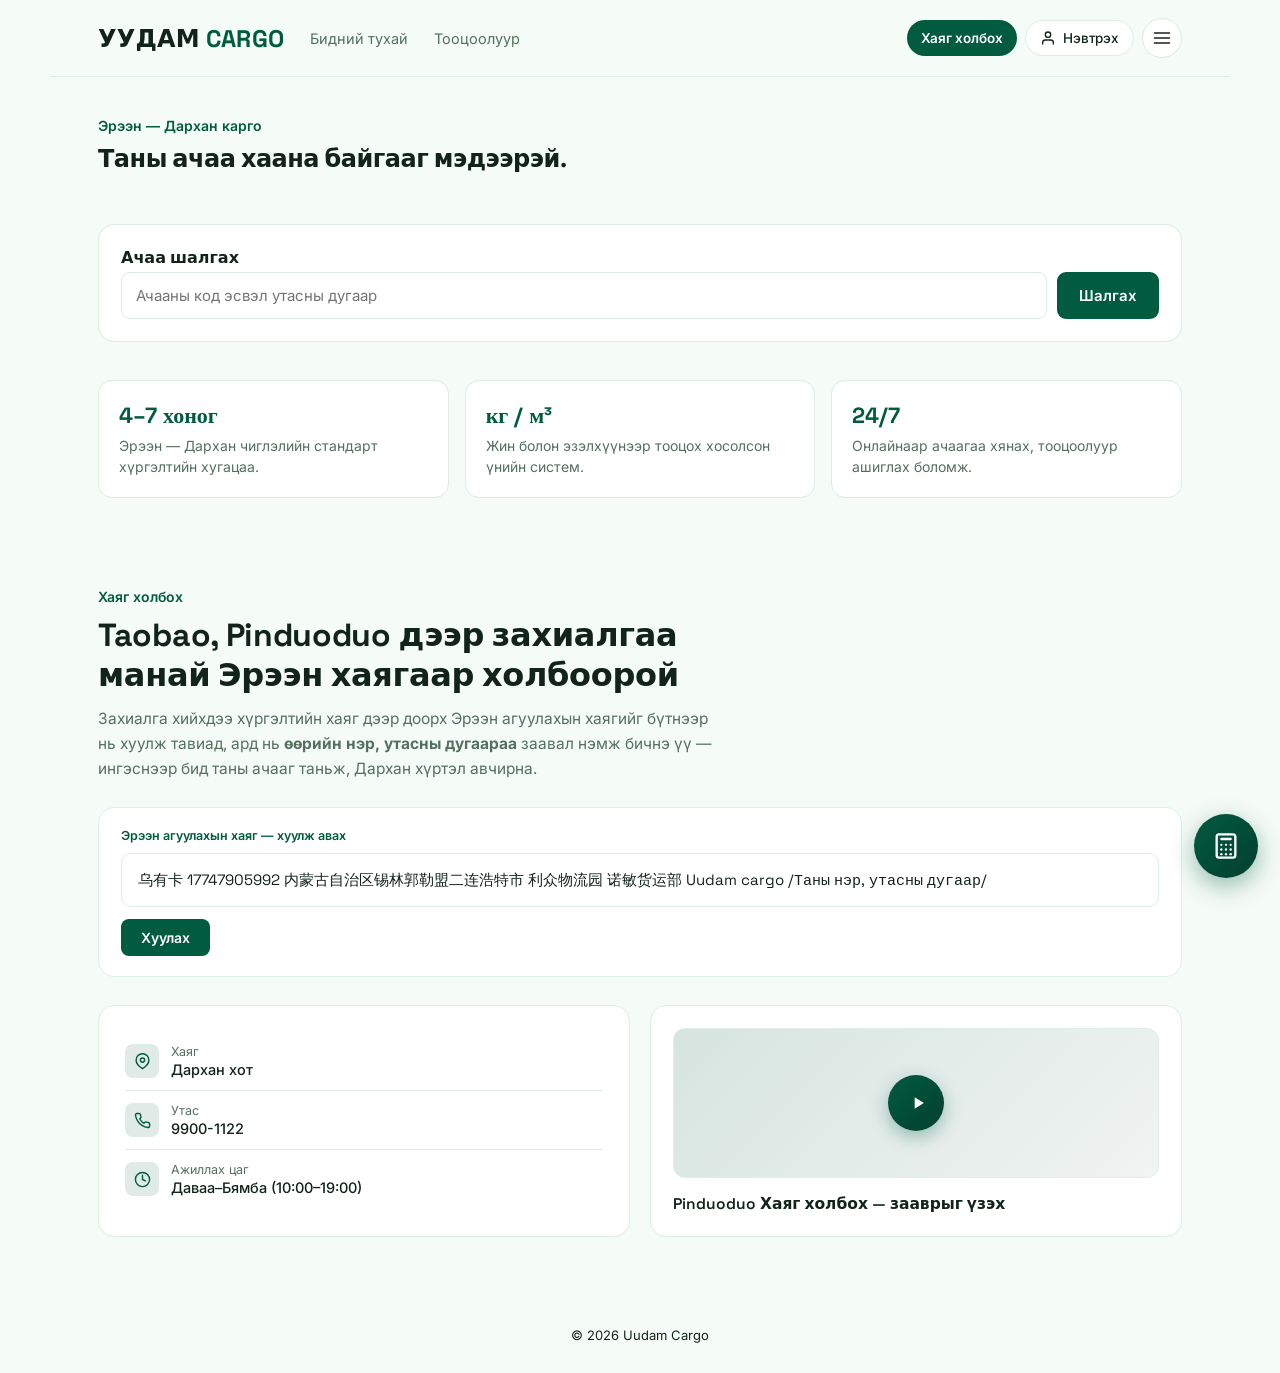
<file: admin.html>
<!doctype html>
<html lang="mn">
  <head>
    <meta charset="UTF-8" />
    <meta name="viewport" content="width=device-width, initial-scale=1, viewport-fit=cover" />
    <meta name="robots" content="noindex, nofollow" />
    <title>Админ — УУДАМ CARGO</title>
    <link rel="preconnect" href="https://fonts.googleapis.com" />
    <link rel="preconnect" href="https://fonts.gstatic.com" crossorigin />
    <link
      href="https://fonts.googleapis.com/css2?family=Space+Grotesk:wght@500;600;700&family=Inter:wght@400;500;600&display=swap"
      rel="stylesheet"
    />
    <link rel="stylesheet" href="style.css" />
  </head>
  <body class="page-admin">
    <header>
      <a class="brand" href="index.html" aria-label="УУДАМ CARGO нүүр">
        <div class="logo-word">УУДАМ <span>CARGO</span></div>
      </a>
      <div class="header-user" id="headerUser" hidden>
        <span id="userEmailTag">admin</span>
        <button class="cancel-btn" type="button" onclick="doLogout()">Гарах</button>
      </div>
    </header>
    <main id="mainArea" hidden>
      <div class="panel">
        <h2 id="formTitle">Шинэ бүртгэл нэмэх</h2>

        <div class="form-grid">
          <div class="field">
            <label for="fDate">Огноо</label>
            <input type="text" id="fDate" autocomplete="off" />
          </div>
          <div class="field">
            <label for="fStatus">Төлөв</label>
            <select id="fStatus">
              <option value="Эрээнээс ачигдсан">Эрээнээс ачигдсан</option>
              <option value="Дарханд буусан">Дарханд буусан</option>
              <option value="Авсан">Авсан</option>
            </select>
          </div>
          <div class="field">
            <label for="fname">Нэр</label>
            <input type="text" id="fname" autocomplete="off" />
          </div>
          <div class="field">
            <label for="fPhone">Утасны дугаар</label>
            <input type="tel" id="fPhone" autocomplete="off" />
          </div>
          <div class="field">
            <label for="fCode">Барааны код</label>
            <input type="text" id="fCode" autocomplete="off" />
          </div>
          <div class="field">
            <label for="fPrice">Үнэ (₮)</label>
            <input type="text" id="fPrice" autocomplete="off" />
          </div>
        </div>

        <div class="save-row">
          <button class="save-btn" id="saveBtn" type="button" onclick="saveRecord()">
            Хадгалах
          </button>
          <button class="cancel-btn" id="cancelBtn" type="button" onclick="resetForm()" hidden>
            Цуцлах
          </button>
          <span class="save-status" id="saveStatus" role="status"></span>
        </div>
      </div>

      <div class="panel">
        <h2>Бүх бүртгэл</h2>
        <div class="track-row search-row">
          <input
            id="adminSearch"
            type="search"
            placeholder="Tracking код эсвэл утасны дугаар"
            aria-label="Хайх"
          />
          <button class="save-btn" type="button" onclick="searchRecords()">Хайх</button>
          <button
            class="cancel-btn"
            id="clearSearchBtn"
            type="button"
            onclick="clearSearch()"
            hidden
          >
            Цэвэрлэх
          </button>
        </div>
        <table class="data-table" id="recTable">
          <thead>
            <tr>
              <th>Код</th>
              <th>Нэр</th>
              <th>Утас</th>
              <th>Огноо</th>
              <th>Үнэ</th>
              <th>Төлөв</th>
              <th></th>
            </tr>
          </thead>
          <tbody id="recBody"></tbody>
        </table>
        <div class="empty" id="emptyMsg" hidden>Бүртгэл алга байна.</div>
      </div>
    </main>

    <footer>© 2026 Uudam Cargo — Admin</footer>


    <script src="shared.js"></script>
    <script>
      var $ = function (id) {
        return document.getElementById(id);
      };
      var esc = Uudam.escapeHtml;

      var DEFAULT_STATUS = 'Эрээнээс ачигдсан';
      var editingCode = null;
      var activeSearch = '';
      var adminUserId = null;
      var DEMO_LOGIN_EMAIL = 'admin@uudamcargo.mn';
      var DEMO_LOGIN_PASSWORD = 'Azraga1227';
      var ADMIN_SESSION_KEY = 'uudam_admin_session';

      // Ачааны бүртгэлийн сан shared.js дотор — localStorage түлхүүр: uudamCargoShipments
      // Хоосон мэдээлэл хадгалахгүй, код давхардвал мэдэгдэл буцана.

      function showAdmin(user) {
        if (adminUserId === user.id && !$('mainArea').hidden) return;
        adminUserId = user.id;
        $('userEmailTag').textContent = (user && user.email) || '';
        $('headerUser').hidden = false;
        $('mainArea').hidden = false;
        if (!editingCode && !$('fDate').value) $('fDate').value = todayStr();
        loadList();
      }

      function doLogout() {
        adminUserId = null;
        localStorage.removeItem(ADMIN_SESSION_KEY);
        window.location.href = 'index.html';
      }

      function verifyAdminSession() {
        try {
          var session = JSON.parse(localStorage.getItem(ADMIN_SESSION_KEY) || 'null');
          if (!session || !session.isAdmin || session.email !== DEMO_LOGIN_EMAIL) {
            window.location.href = 'index.html';
            return false;
          }
          showAdmin({ id: 'demo-admin', email: session.email });
          return true;
        } catch (e) {
          window.location.href = 'index.html';
          return false;
        }
      }

      function showEmpty(message) {
        $('recBody').innerHTML = '';
        $('emptyMsg').textContent = message;
        $('emptyMsg').hidden = false;
      }

      function getVisibleRecords() {
        var rows = Uudam.listShipments();
        if (activeSearch) {
          var searchText = activeSearch.toLowerCase();
          rows = rows.filter(function (record) {
            return (
              String(record.code || '')
                .toLowerCase()
                .includes(searchText) ||
              String(record.phone || '')
                .toLowerCase()
                .includes(searchText)
            );
          });
        }
        return rows;
      }

      // Хадгалсан бүх ачааг уншиж хүснэгтэд харуулна
      function loadList() {
        renderTable(getVisibleRecords());
      }

      function searchRecords() {
        activeSearch = $('adminSearch').value.trim();
        $('clearSearchBtn').hidden = !activeSearch;
        loadList();
      }

      function clearSearch() {
        $('adminSearch').value = '';
        activeSearch = '';
        $('clearSearchBtn').hidden = true;
        loadList();
      }

      function renderTable(rows) {
        if (!rows.length) {
          showEmpty(activeSearch ? 'Хайлтад тохирох бүртгэл олдсонгүй.' : 'Бүртгэл алга байна.');
          return;
        }
        $('emptyMsg').hidden = true;
        $('recBody').innerHTML = rows
          .map(function (d) {
            var code = esc(d.code);
            return (
              '<tr>' +
              '<td data-label="Код" class="code-cell">' +
              code +
              '</td>' +
              '<td data-label="Нэр">' +
              esc(d.name) +
              '</td>' +
              '<td data-label="Утас">' +
              esc(d.phone) +
              '</td>' +
              '<td data-label="Огноо">' +
              esc(d.date) +
              '</td>' +
              '<td data-label="Үнэ">' +
              esc(d.price) +
              '</td>' +
              '<td data-label="Төлөв">' +
              esc(d.status || DEFAULT_STATUS) +
              '</td>' +
              '<td><div class="row-actions">' +
              '<button type="button" data-action="edit" data-code="' +
              code +
              '">Засах</button>' +
              '<button type="button" class="del" data-action="delete" data-code="' +
              code +
              '">Устгах</button>' +
              '</div></td>' +
              '</tr>'
            );
          })
          .join('');
      }

      function todayStr() {
        var d = new Date();
        var mm = String(d.getMonth() + 1).padStart(2, '0');
        var dd = String(d.getDate()).padStart(2, '0');
        return d.getFullYear() + '-' + mm + '-' + dd;
      }

      function normalizePhone(value) {
        var digits = String(value || '').replace(/\D/g, '');
        if (digits.length === 11 && digits.indexOf('976') === 0) digits = digits.slice(3);
        return digits.length === 8 ? digits : String(value || '').trim();
      }

      function editRecord(code) {
        var data = Uudam.findShipment(code);
        if (!data) return;

        editingCode = code;
        $('formTitle').textContent = 'Бүртгэл засах — ' + (data.code || code);
        $('fCode').value = data.code || code;
        $('fCode').disabled = true;
        $('fname').value = data.name || '';
        $('fPhone').value = data.phone || '';
        $('fPrice').value = data.price || '';
        $('fDate').value = data.date || '';
        $('fStatus').value =
          Uudam.SHIPMENT_STATUSES.indexOf(data.status) >= 0 ? data.status : DEFAULT_STATUS;
        $('cancelBtn').hidden = false;
        window.scrollTo({ top: 0, behavior: 'smooth' });
      }

      function resetForm() {
        editingCode = null;
        $('formTitle').textContent = 'Шинэ бүртгэл нэмэх';
        $('fCode').value = '';
        $('fCode').disabled = false;
        $('fname').value = '';
        $('fPhone').value = '';
        $('fPrice').value = '';
        $('fDate').value = todayStr();
        $('fStatus').value = DEFAULT_STATUS;
        $('cancelBtn').hidden = true;
        $('saveStatus').textContent = '';
      }

      function saveRecord() {
        var code = editingCode || $('fCode').value.trim().toUpperCase();
        var statusEl = $('saveStatus');

        if (!code) {
          statusEl.style.color = 'var(--err)';
          statusEl.textContent = 'Код заавал бөглөнө үү.';
          return;
        }

        var data = {
          code: code,
          name: $('fname').value.trim(),
          phone: normalizePhone($('fPhone').value),
          price: $('fPrice').value.trim(),
          date: $('fDate').value.trim(),
          status: $('fStatus').value,
        };

        // Шинэ бүртгэл бол нэмэх, засаж байгаа бол засах
        var result = editingCode
          ? Uudam.updateShipment(editingCode, data)
          : Uudam.addShipment(data);

        if (!result.ok) {
          // Давхар код болон хоосон талбарын мэдэгдэл энд харуулна
          statusEl.style.color = 'var(--err)';
          statusEl.textContent = result.error;
          return;
        }

        resetForm();
        statusEl.style.color = 'var(--ok)';
        statusEl.textContent = 'Хадгаллаа ✓';
        loadList();
      }

      function deleteRecord(code) {
        if (!confirm(code + ' кодыг устгах уу?')) return;
        var result = Uudam.deleteShipment(code);
        if (!result.ok) {
          $('saveStatus').style.color = 'var(--err)';
          $('saveStatus').textContent = result.error;
          return;
        }
        $('saveStatus').style.color = 'var(--ok)';
        $('saveStatus').textContent = 'Бүртгэл устгагдлаа.';
        loadList();
      }

      $('recBody').addEventListener('click', function (e) {
        var btn = e.target.closest('button[data-action]');
        if (!btn) return;
        var code = btn.getAttribute('data-code');
        if (btn.getAttribute('data-action') === 'edit') editRecord(code);
        else deleteRecord(code);
      });

      $('adminSearch').addEventListener('keydown', function (e) {
        if (e.key === 'Enter') searchRecords();
      });

      // Өөр tab дээр бүртгэл өөрчлөгдвөл (storage event → shared.js мэдээлнэ) жагсаалтыг шинэчилнэ
      document.addEventListener('uudam:shipments-changed', function () {
        if (!$('mainArea').hidden) loadList();
      });

      function init() {
        if (!verifyAdminSession()) return;
        $('fDate').value = todayStr();
      }

      init();
    </script>
  </body>
</html>
</file>
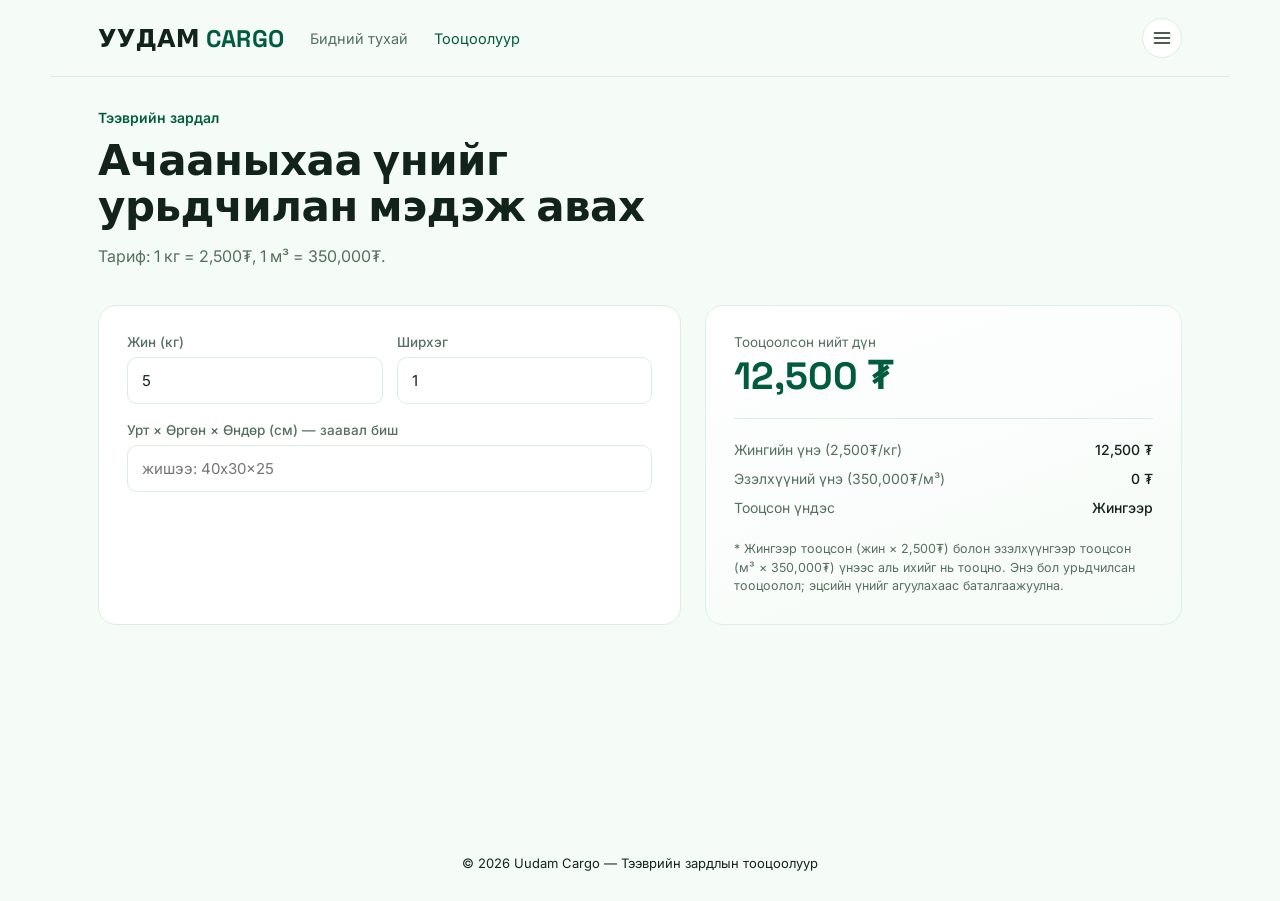
<file: calculator.html>
<!doctype html>
<html lang="mn">
  <head>
    <meta charset="UTF-8" />
    <meta name="viewport" content="width=device-width, initial-scale=1, viewport-fit=cover" />
    <title>Тооцоолуур — УУДАМ CARGO</title>
    <link rel="preconnect" href="https://fonts.googleapis.com" />
    <link rel="preconnect" href="https://fonts.gstatic.com" crossorigin />
    <link
      href="https://fonts.googleapis.com/css2?family=Space+Grotesk:wght@500;600;700&family=Inter:wght@400;500;600&display=swap"
      rel="stylesheet"
    />
    <link rel="stylesheet" href="style.css" />
  </head>
  <body class="page-calc">
    <header>
      <a class="brand" href="index.html" aria-label="УУДАМ CARGO нүүр">
        <div class="logo-word">УУДАМ <span>CARGO</span></div>
      </a>
      <nav aria-label="Үндсэн цэс">
        <a href="about.html">Бидний тухай</a>
        <a href="calculator.html" class="active" aria-current="page">Тооцоолуур</a>
      </nav>
      <div class="header-actions">
        <button class="menu-btn" type="button" onclick="toggleMenu()" aria-label="Цэс">
          <svg
            viewBox="0 0 24 24"
            fill="none"
            stroke="currentColor"
            stroke-width="2"
            stroke-linecap="round"
          >
            <line x1="3" y1="6" x2="21" y2="6"></line>
            <line x1="3" y1="12" x2="21" y2="12"></line>
            <line x1="3" y1="18" x2="21" y2="18"></line>
          </svg>
        </button>
      </div>
    </header>

    <div class="side-drawer" id="sideDrawer">
      <div class="drawer-overlay" onclick="toggleMenu()"></div>
      <div class="drawer-panel">
        <button class="drawer-close" type="button" onclick="toggleMenu()" aria-label="Хаах">
          <svg
            viewBox="0 0 24 24"
            fill="none"
            stroke="currentColor"
            stroke-width="2"
            stroke-linecap="round"
          >
            <line x1="4" y1="4" x2="20" y2="20"></line>
            <line x1="20" y1="4" x2="4" y2="20"></line>
          </svg>
        </button>
        <a href="about.html">Бидний тухай</a>
        <a href="calculator.html" class="active">Тооцоолуур</a>
        <a href="index.html#contact">Холбоо барих</a>
      </div>
    </div>

    <main>
      <div class="eyebrow">Тээврийн зардал</div>
      <h1>Ачааныхаа үнийг урьдчилан мэдэж авах</h1>
      <p class="sub">
        Тариф: 1 кг = <span data-rate="weight"></span>, 1 м³ = <span data-rate="volume"></span>.
      </p>

      <div class="layout">
        <div class="panel">
          <div class="two-col">
            <div class="field">
              <label for="weight">Жин (кг)</label>
              <input
                type="number"
                id="weight"
                inputmode="decimal"
                placeholder="жишээ: 5"
                min="0"
                step="any"
                value="5"
              />
            </div>
            <div class="field">
              <label for="qty">Ширхэг</label>
              <input
                type="number"
                id="qty"
                inputmode="numeric"
                placeholder="1"
                min="1"
                step="1"
                value="1"
              />
            </div>
          </div>

          <div class="field">
            <label for="dims">Урт × Өргөн × Өндөр (см) — заавал биш</label>
            <input type="text" id="dims" placeholder="жишээ: 40x30x25" />
          </div>
        </div>

        <div class="panel result-panel">
          <div class="label">Тооцоолсон нийт дүн</div>
          <div class="total" id="total" aria-live="polite">0 ₮</div>
          <div class="breakdown">
            <div class="breakdown-row">
              <span>Жингийн үнэ (<span data-rate="weight"></span>/кг)</span
              ><span id="bWeightCost">0 ₮</span>
            </div>
            <div class="breakdown-row">
              <span>Эзэлхүүний үнэ (<span data-rate="volume"></span>/м³)</span
              ><span id="bVolCost">0 ₮</span>
            </div>
            <div class="breakdown-row">
              <span>Тооцсон үндэс</span><span id="bBasis">Жингээр</span>
            </div>
          </div>
          <p class="note">
            * Жингээр тооцсон (жин × <span data-rate="weight"></span>) болон эзэлхүүнгээр тооцсон
            (м³ × <span data-rate="volume"></span>) үнээс аль ихийг нь тооцно. Энэ бол урьдчилсан
            тооцоолол; эцсийн үнийг агуулахаас баталгаажуулна.
          </p>
        </div>
      </div>
    </main>

    <footer>© 2026 Uudam Cargo — Тээврийн зардлын тооцоолуур</footer>

    <script src="shared.js"></script>
    <script>
      var $ = function (id) {
        return document.getElementById(id);
      };

      function calc() {
        var r = Uudam.calcCost($('weight').value, $('dims').value, $('qty').value);
        $('total').textContent = Uudam.formatMoney(r.total);
        $('bWeightCost').textContent = Uudam.formatMoney(r.weightCost);
        $('bVolCost').textContent = Uudam.formatMoney(r.volumeCost);
        $('bBasis').textContent = r.basis === 'volume' ? 'Эзэлхүүнээр' : 'Жингээр';
      }

      ['weight', 'qty', 'dims'].forEach(function (id) {
        $(id).addEventListener('input', calc);
      });

      Uudam.fillRates();
      calc();
    </script>
  </body>
</html>
</file>
<file: style.css>
/* =====================================================================
   УУДАМ CARGO — нэгдсэн загвар
   1. Хувьсагч  2. Суурь  3. Толгой, цэс  4. Нийтлэг хэсгүүд
   5. Нүүр  6. Тооцоолуур  7. Бидний тухай  8. Админ  9. Утас (responsive)

   Хуудас бүрийн онцлог дүрмийг <body class="page-home | page-calc |
   page-about | page-admin"> -оор тусгаарласан тул хуудсууд хоорондоо
   нөлөөлөхгүй.
   ===================================================================== */

/* ---------- 1. Хувьсагч ---------- */
:root {
  --bg: #ffffff;
  --bg2: #f5fbf7;
  --panel: #ffffff;
  --line: #dcede1;
  --text: #12241a;
  --muted: #55705f;
  --brand: #015b3f;
  --brand-dark: #013f2e;
  --brand-dim: #ddefe7;
  --brand-rgb: 1, 91, 63;
  --accent: #015b3f; /* текст, дүрс дээрх ногоон өнгө */
  --ok: #015b3f;
  --err: #c0392b;
  --header-bg: #ffffffd1;
}
@media (prefers-color-scheme: dark) {
  :root:not([data-theme='light']) {
    --bg: #000000;
    --bg2: #000000;
    --panel: #000000;
    --line: #22392c;
    --text: #eaf3ec;
    --muted: #ffffff;
    --brand-dim: #1e5e4e;
    --accent: #4cc38a;
    --ok: #4cc38a;
    --err: #e0796a;
    --header-bg: #000000;
  }
}

/* ---------- 2. Суурь ---------- */
* {
  box-sizing: border-box;
  margin: 0;
  padding: 0;
}
[hidden] {
  display: none !important;
}
html {
  scroll-behavior: smooth;
  scroll-padding-top: calc(88px + env(safe-area-inset-top, 0px));
}
body {
  min-height: 100vh;
  background-repeat: no-repeat;
  background-color: var(--bg2);
  color: var(--text);
  font-family:
    'Inter',
    system-ui,
    -apple-system,
    sans-serif;
  padding-top: env(safe-area-inset-top, 0px);
  padding-bottom: env(safe-area-inset-bottom, 0px);
  overflow-x: hidden;
}
h1,
h2,
h3,
.logo-word {
  font-family: 'Space Grotesk', system-ui, sans-serif;
}
button:focus-visible,
a:focus-visible {
  outline: 2px solid var(--accent);
  outline-offset: 2px;
}

/* ---------- 3. Толгой, цэс ---------- */
header {
  position: sticky;
  top: env(safe-area-inset-top, 0px);
  z-index: 20;
  display: flex;
  align-items: center;
  justify-content: flex-start;
  gap: 26px;
  width: 100%;
  max-width: 1180px;
  margin-left: auto;
  margin-right: auto;
  box-sizing: border-box;
  padding: 18px clamp(18px, 4vw, 48px);
  background: var(--bg2);
  -webkit-backdrop-filter: blur(10px);
  backdrop-filter: blur(10px);
  border-bottom: 1px solid var(--line);
}
.brand {
  display: flex;
  align-items: center;
  gap: 10px;
  text-decoration: none;
  color: inherit;
  flex-shrink: 0;
}
.logo-word {
  display: block;
  font-size: 24px;
  font-weight: 700;
  letter-spacing: 0.2px;
  white-space: nowrap;
}
.logo-word span {
  color: var(--accent);
}
nav {
  display: flex;
  justify-content: flex-start;
  gap: 26px;
  font-size: 14.5px;
  color: var(--muted);
}
nav a {
  color: inherit;
  text-decoration: none;
}
nav a:hover {
  color: var(--text);
}
nav a.active {
  color: var(--accent);
}
.header-actions {
  display: flex;
  align-items: center;
  gap: 8px;
  margin-left: auto;
}

.menu-btn {
  width: 40px;
  height: 40px;
  border-radius: 25px;
  border: 1px solid var(--line);
  background: var(--panel);
  display: flex;
  align-items: center;
  justify-content: center;
  cursor: pointer;
  color: var(--text);
  flex-shrink: 0;
}
.menu-btn svg {
  width: 20px;
  height: 20px;
}
.menu-btn:hover {
  border-color: var(--brand);
}

.side-drawer {
  position: fixed;
  inset: 0;
  z-index: 50;
  visibility: hidden;
  pointer-events: none;
}
.side-drawer.open {
  visibility: visible;
  pointer-events: auto;
}
.drawer-overlay {
  position: absolute;
  inset: 0;
  background: rgba(10, 20, 15, 0.4);
  opacity: 0;
  transition: opacity 0.25s ease;
}
.side-drawer.open .drawer-overlay {
  opacity: 1;
}
.drawer-panel {
  position: absolute;
  top: 0;
  right: 0;
  height: 100%;
  width: 270px;
  max-width: 80vw;
  background: var(--panel);
  border-left: 1px solid var(--line);
  padding: 20px 22px;
  padding-top: calc(20px + env(safe-area-inset-top, 0px));
  display: flex;
  flex-direction: column;
  transform: translateX(100%);
  transition: transform 0.25s ease;
}
.side-drawer.open .drawer-panel {
  transform: translateX(0);
}
.drawer-panel a {
  color: var(--text);
  text-decoration: none;
  font-size: 16px;
  padding: 16px 4px;
  border-bottom: 1px solid var(--line);
}
.drawer-panel a.active {
  color: var(--accent);
  font-weight: 600;
}
.drawer-close {
  align-self: flex-end;
  background: none;
  border: none;
  color: var(--muted);
  cursor: pointer;
  padding: 8px;
  margin-bottom: 8px;
}
.drawer-close svg {
  width: 20px;
  height: 20px;
}

/* ---------- 4. Нийтлэг хэсгүүд ---------- */
.eyebrow {
  color: var(--accent);
  font-weight: 600;
  font-size: 14px;
  margin-bottom: 12px;
}

.panel {
  background: var(--panel);
  border: 1px solid var(--line);
  border-radius: 18px;
  padding: 22px;
  margin-bottom: 26px;
  box-shadow: 0 10px 30px rgba(18, 36, 26, 0.03);
}
.panel h2 {
  font-size: 16px;
  font-weight: 600;
  margin-bottom: 16px;
}

/* форм */
.field {
  margin-bottom: 18px;
}
.field label {
  display: block;
  margin-bottom: 6px;
  font-size: 12.5px;
  font-weight: 600;
  color: var(--muted);
}
.field input,
.field select {
  width: 100%;
  min-width: 0;
  background: var(--bg);
  border: 1px solid var(--line);
  color: var(--text);
  padding: 11px 12px;
  border-radius: 10px;
  font-size: 14.5px;
  font-family: inherit;
  transition:
    border-color 0.2s ease,
    box-shadow 0.2s ease;
}
.field input:hover,
.field select:hover {
  border-color: var(--brand-dim);
}
.field input:focus,
.field select:focus {
  outline: none;
  border-color: var(--brand);
  box-shadow: 0 0 0 3px rgba(var(--brand-rgb), 0.1);
}
.auth-meta-row {
  display: flex;
  align-items: center;
  justify-content: space-between;
  gap: 12px;
  margin: 10px 0 14px;
}
.check-row {
  display: flex;
  align-items: center;
  gap: 8px;
  font-size: 13px;
  color: var(--muted);
  cursor: pointer;
  margin: 0;
}
.check-row input {
  accent-color: var(--brand);
  width: 15px;
  height: 15px;
}
.forgot-password-link {
  color: var(--brand);
  text-decoration: none;
  font-size: 12.5px;
  font-weight: 600;
  white-space: nowrap;
}
.forgot-password-link:hover {
  text-decoration: underline;
}

/* товчнууд */
.save-btn,
.cancel-btn,
.hdr-cta,
.copy-btn,
.cta-btn,
.track-row button {
  font-family: inherit;
  cursor: pointer;
  transition:
    transform 0.15s ease,
    filter 0.15s ease,
    border-color 0.15s ease,
    background 0.15s ease;
}
.save-btn {
  background: linear-gradient(135deg, var(--brand), var(--brand-dark));
  color: #fff;
  border: none;
  padding: 11px 22px;
  border-radius: 10px;
  font-weight: 700;
  font-size: 14.5px;
}
#sendOtpBtn {
  margin-top: 15px;
}
.save-btn:hover {
  filter: brightness(1.04);
  transform: translateY(-1px);
}
.save-btn:disabled {
  opacity: 0.5;
  cursor: not-allowed;
  transform: none;
}
.cancel-btn {
  background: transparent;
  color: var(--muted);
  border: 1px solid var(--line);
  padding: 11px 18px;
  border-radius: 10px;
  font-size: 14px;
}
.cancel-btn:hover {
  border-color: var(--brand);
  color: var(--text);
}
.btn-block {
  width: 100%;
}
.hdr-cta,
.copy-btn,
.cta-btn,
.track-row button {
  background: var(--brand);
  color: #fff;
  border: none;
  font-weight: 600;
}
.hdr-cta:hover,
.copy-btn:hover,
.cta-btn:hover,
.track-row button:hover {
  filter: brightness(1.06);
}

/* хүснэгт (профайл, админ) */
.data-table {
  width: 100%;
  border-collapse: collapse;
  font-size: 14px;
}
.data-table th {
  text-align: left;
  color: var(--muted);
  font-weight: 600;
  font-size: 12.5px;
  padding: 10px 12px;
  border-bottom: 1px solid var(--line);
}
.data-table td {
  padding: 12px;
  border-bottom: 1px solid var(--line);
  vertical-align: top;
  color: var(--text);
}
.data-table tr:last-child td {
  border-bottom: none;
}
.data-table tbody tr:hover {
  background: rgba(var(--brand-rgb), 0.04);
}
.empty-cell,
.empty {
  color: var(--muted);
  font-size: 14px;
}
.empty {
  padding: 20px 0;
  text-align: center;
}
.status-pill {
  display: inline-block;
  padding: 5px 10px;
  border-radius: 999px;
  background: rgba(50, 130, 246, 0.12);
  color: var(--text);
  font-weight: 600;
  font-size: 13px;
}
.status-pill.done {
  background: var(--brand-dim);
}

footer {
  margin-top: auto;
  padding: 30px clamp(18px, 4vw, 48px);
  color: var(--text);
  font-size: 13px;
  text-align: center;
}

/* ---------- 5. Нүүр (index.html) ---------- */
.page-home .hdr-cta {
  display: inline-block;
  padding: 10px 14px;
  border-radius: 20px;
  font-size: 13.5px;
  text-decoration: none;
}

.auth-btn {
  display: flex;
  align-items: center;
  gap: 7px;
  background: var(--panel);
  color: var(--text);
  border: 1px solid var(--line);
  padding: 9px 14px;
  border-radius: 20px;
  font-size: 13.5px;
  font-weight: 500;
  cursor: pointer;
  font-family: inherit;
}
.auth-btn svg {
  width: 16px;
  height: 16px;
  flex-shrink: 0;
}
.auth-btn:hover {
  border-color: var(--brand);
}
.auth-btn.logged-in {
  color: var(--ok);
  border-color: var(--brand-dim);
  background: rgba(var(--brand-rgb), 0.08);
}

/* нэвтрэх цонх */
.modal-overlay {
  position: fixed;
  inset: 0;
  z-index: 60;
  display: none;
  align-items: center;
  justify-content: center;
  background: rgba(10, 20, 15, 0.45);
  padding: 12px;
}
.modal-overlay.open {
  display: flex;
}
.modal-box {
  position: relative;
  width: min(100%, 380px);
  max-height: calc(100vh - 24px);
  overflow-y: auto;
  background: var(--panel);
  border-radius: 18px;
  box-shadow: 0 14px 40px #00000040;
  padding: 26px 22px 22px;
  --close-offset: 16px; /* padding-top − 10px: ✕ товчны дээд, доод зай тэнцүү (10px) */
}
.confirm-overlay {
  position: fixed;
  inset: 0;
  z-index: 120;
  display: flex;
  align-items: center;
  justify-content: center;
  background: rgba(10, 20, 15, 0.46);
  padding: 16px;
}
.confirm-modal {
  width: min(100%, 380px);
  background: var(--panel);
  border: 1px solid var(--line);
  border-radius: 18px;
  box-shadow: 0 18px 45px rgba(1, 91, 63, 0.14);
  padding: 24px 22px 20px;
}
.confirm-title {
  margin: 0 0 12px;
  text-align: center;
  font-size: 20px;
  font-weight: 700;
  color: var(--text);
}
.confirm-message {
  margin: 0 0 18px;
  text-align: center;
  color: var(--muted);
  font-size: 15px;
  line-height: 1.6;
}
.confirm-actions {
  display: flex;
  justify-content: center;
  gap: 12px;
}
.confirm-btn {
  border: none;
  border-radius: 10px;
  padding: 11px 18px;
  font-size: 14px;
  font-weight: 600;
  font-family: inherit;
  cursor: pointer;
  transition:
    transform 0.15s ease,
    filter 0.15s ease;
}
.confirm-btn:hover {
  transform: translateY(-1px);
  filter: brightness(1.04);
}
.confirm-btn.primary {
  background: linear-gradient(135deg, var(--brand), var(--brand-dark));
  color: #fff;
}
.confirm-btn.secondary {
  background: #f3f8f5;
  color: var(--text);
  border: 1px solid var(--line);
}
.modal-box h3 {
  font-size: 18px;
  font-weight: 700;
  margin-bottom: 6px;
}
.modal-sub {
  color: var(--muted);
  font-size: 13.5px;
  margin-bottom: 18px;
  line-height: 1.5;
}
/* гүйлгэх үед байраа хадгалж, агуулгатай давхцахгүй */
.modal-close {
  position: sticky;
  top: calc(var(--close-offset) * -1);
  z-index: 2;
  display: flex;
  align-items: center;
  justify-content: center;
  width: 32px;
  height: 32px;
  margin: calc(var(--close-offset) * -1) -4px 10px auto;
  padding: 0;
  background: var(--panel);
  border: none;
  border-radius: 50%;
  color: var(--muted);
  cursor: pointer;
}
.modal-close:hover {
  color: var(--text);
}
.modal-close svg {
  width: 20px;
  height: 20px;
}
.video-modal {
  position: relative;
  width: min(100%, 960px);
  background: #000;
  border-radius: 12px;
  overflow: hidden;
}

.video-modal video {
  display: block;
  width: 100%;
  max-height: calc(100vh - 48px);
}

.video-modal .video-modal-close {
  position: absolute !important;
  top: 12px !important;
  right: 12px !important;
  z-index: 9999 !important;
  width: 40px !important;
  height: 40px !important;
  margin: 0 !important;
  background: rgba(0, 0, 0, 0.8) !important;
  color: #fff !important;
  font-size: 22px !important;
  line-height: 1 !important;
  border: 2px solid #fff !important;
  border-radius: 50% !important;
  cursor: pointer !important;
  display: flex !important;
  align-items: center !important;
  justify-content: center !important;
  opacity: 1 !important;
  visibility: visible !important;
}

.video-modal .video-modal-close:hover {
  background: rgba(255, 255, 255, 0.9) !important;
  color: #000 !important;
}

.auth-tabs {
  display: flex;
  gap: 8px;
  margin-bottom: 18px;
  padding: 4px;
  background: var(--bg2);
  border: 1px solid var(--line);
  border-radius: 10px;
}
.auth-tab {
  flex: 1;
  border: none;
  background: transparent;
  color: var(--text);
  border-radius: 8px;
  padding: 10px 12px;
  font: inherit;
  font-weight: 600;
  cursor: pointer;
}
.auth-tab.active {
  background: var(--brand);
  color: #fff;
}
.phone-input-row {
  display: flex;
  gap: 8px;
}
.phone-prefix {
  background: var(--bg);
  border: 1px solid var(--line);
  border-radius: 10px;
  padding: 13px 12px;
  font-size: 15px;
  color: var(--muted);
  flex-shrink: 0;
}
.phone-input-row input {
  flex: 1;
}
.auth-error,
.form-error {
  color: var(--err);
  font-size: 13px;
  margin-top: 10px;
  line-height: 1.5;
  display: none;
}
.auth-error.show,
.form-error.show {
  display: block;
}

/* hero, ачаа шалгах */
.hero {
  max-width: 1180px;
  margin: 0 auto;
  padding: clamp(40px, 7vw, 24px) clamp(18px, 4vw, 48px) 30px;
  display: grid;
  grid-template-columns: 1fr;
  gap: 10px;
}
.hero-top {
  max-width: 640px;
}
.hero .eyebrow {
  margin-bottom: 12px;
}
.page-home h1 {
  margin-bottom: 12px;
  clamp: (32px, 5vw, 52px);
  line-height: 1.08;
  font-weight: 700;
  letter-spacing: -0.5px;
}
.hero-sub {
  color: var(--muted);
  font-size: 16.5px;
  margin-top: 16px;
  line-height: 1.55;
  max-width: 520px;
}

/* профайл */
.profile-section {
  width: 100%;
  max-width: 1148px;
  margin: 0 auto;
  padding: 0 0 30px;
}
.profile-head {
  display: flex;
  justify-content: space-between;
  align-items: center;
  gap: 16px;
  flex-wrap: wrap;
  margin-bottom: 1px;
}
.profile-head .eyebrow {
  margin-bottom: 6px;
}
.profile-head h2 {
  margin: 0;
}
.profile-phone {
  color: var(--muted);
  font-size: 14px;
}
.table-wrap {
  overflow-x: auto;
}
.profile-section .panel {
  margin-bottom: 0;
}
.profile-section .data-table {
  min-width: 520px;
}
.profile-section .empty-cell {
  padding: 16px;
}

.track-box {
  margin-top: 30px;
  max-width: 1084px;
  width: 100%;
  background: var(--panel);
  border: 1px solid var(--line);
  border-radius: 16px;
  padding: 22px;
}
.track-box h3 {
  font-size: 16px;
  font-weight: 600;
  margin-bottom: 4px;
}
.track-box .hint {
  color: var(--muted);
  font-size: 13.5px;
  margin-bottom: 16px;
}
.track-row {
  display: flex;
  gap: 10px;
  flex-wrap: wrap;
}
.track-row input {
  flex: 1;
  min-width: 180px;
  background: var(--bg);
  border: 1px solid var(--line);
  color: var(--text);
  padding: 13px 14px;
  border-radius: 9px;
  font-size: 15px;
  font-family: inherit;
}
.track-row input:focus {
  outline: 2px solid var(--accent);
  outline-offset: 1px;
}
.track-row button {
  padding: 13px 22px;
  border-radius: 9px;
  font-size: 15px;
}
#trackResult {
  display: none;
  margin-top: 16px;
  font-size: 14.5px;
  line-height: 1.6;
  padding: 13px 14px;
  border-radius: 9px;
  border: 1px solid var(--line);
  overflow-wrap: anywhere;
  word-break: break-word;
}
#trackResult.show {
  display: block;
}
#trackResult.found {
  border-color: var(--ok);
  color: var(--ok);
  background: rgba(var(--brand-rgb), 0.06);
}
#trackResult.notfound {
  border-color: var(--err);
  color: var(--err);
  background: rgba(192, 57, 43, 0.08);
}
.track-summary {
  display: flex;
  align-items: center;
  justify-content: space-between;
  gap: 10px;
  flex-wrap: wrap;
  margin-bottom: 12px;
  padding-bottom: 10px;
  border-bottom: 1px solid rgba(var(--brand-rgb), 0.12);
}
.track-summary > div:first-child {
  font-weight: 700;
  color: var(--text);
}
.track-phone {
  font-size: 13px;
  color: var(--muted);
}
.track-record {
  background: rgba(255, 255, 255, 0.3);
  border: 1px solid rgba(var(--brand-rgb), 0.12);
  border-radius: 10px;
  padding: 12px 12px 10px;
  margin-top: 10px;
}
.track-record-head {
  display: flex;
  align-items: center;
  justify-content: space-between;
  gap: 10px;
  flex-wrap: wrap;
  margin-bottom: 8px;
}
.track-record strong {
  display: block;
  color: var(--text);
  font-size: 15px;
  word-break: break-word;
}
.track-item-meta {
  font-size: 13px;
  color: var(--muted);
  line-height: 1.5;
}
.track-item-meta span {
  font-weight: 600;
  color: var(--muted);
  margin-right: 4px;
}

/* мэдээллийн картууд */
.content-wrap {
  max-width: 1180px;
  margin: 0 auto;
  padding: 0 clamp(18px, 4vw, 48px) 70px;
  display: grid;
  grid-template-columns: 1fr;
  gap: 20px;
}
.grid3 {
  display: grid;
  grid-template-columns: repeat(3, 1fr);
  gap: 16px;
  margin-top: 8px;
}
.card {
  background: var(--panel);
  border: 1px solid var(--line);
  border-radius: 14px;
  padding: 20px;
}
.card .num {
  color: var(--accent);
  font-family: 'Space Grotesk';
  font-weight: 700;
  font-size: 22px;
  margin-bottom: 6px;
}
.card p {
  color: var(--muted);
  font-size: 14px;
  line-height: 1.5;
}

/* хаяг холбох */
.contact-section {
  max-width: 1180px;
  margin: 0 auto;
  padding: 20px clamp(18px, 4vw, 48px) 60px;
}
.contact-section .eyebrow {
  margin-bottom: 10px;
}
.contact-section h2 {
  font-size: clamp(24px, 3.5vw, 32px);
  font-weight: 700;
  letter-spacing: -0.3px;
  max-width: 620px;
}
.contact-section .lead {
  color: var(--muted);
  font-size: 15.5px;
  margin-top: 12px;
  max-width: 620px;
  line-height: 1.6;
}
.addr-box {
  margin-top: 26px;
  background: var(--panel);
  border: 1px solid var(--brand-dim);
  border-radius: 16px;
  padding: 20px 22px;
}
.addr-label {
  font-size: 12.5px;
  color: var(--accent);
  font-weight: 600;
  margin-bottom: 10px;
}
.addr-text {
  font-family: 'Space Grotesk', monospace;
  font-size: 15px;
  line-height: 1.6;
  background: var(--bg);
  border: 1px solid var(--line);
  border-radius: 10px;
  padding: 14px 16px;
  word-break: break-word;
}
.copy-btn {
  margin-top: 12px;
  padding: 10px 20px;
  border-radius: 8px;
  font-size: 14px;
}
.copy-btn.copied {
  background: var(--brand-dark);
}
.contact-grid {
  margin-top: 28px;
  display: grid;
  grid-template-columns: 1fr 1fr;
  gap: 20px;
}
.info-card {
  background: var(--panel);
  border: 1px solid var(--line);
  border-radius: 16px;
  padding: 26px;
}
.info-row {
  display: flex;
  gap: 12px;
  padding: 12px 0;
  border-bottom: 1px solid var(--line);
}
.info-row:last-child {
  border-bottom: none;
}
.info-row .ic {
  width: 34px;
  height: 34px;
  border-radius: 8px;
  background: rgba(var(--brand-rgb), 0.12);
  display: flex;
  align-items: center;
  justify-content: center;
  flex-shrink: 0;
  color: var(--accent);
}
.info-row .ic svg {
  width: 17px;
  height: 17px;
}
.info-row .t {
  font-size: 12.5px;
  color: var(--muted);
  margin-bottom: 2px;
}
.info-row .v {
  font-size: 14.5px;
  font-weight: 500;
}
.info-row .v a {
  color: inherit;
  text-decoration: none;
}

.video-card {
  background: var(--panel);
  border: 1px solid var(--line);
  border-radius: 16px;
  padding: 22px;
  display: flex;
  flex-direction: column;
  justify-content: space-between;
  text-decoration: none;
  color: inherit;
}
.video-thumb {
  height: 150px;
  display: flex;
  align-items: center;
  justify-content: center;
  background: linear-gradient(135deg, rgba(var(--brand-rgb), 0.16), rgba(1, 63, 46, 0.06));
  border: 1px solid var(--brand-dim);
  border-radius: 12px;
}
.play-badge {
  width: 56px;
  height: 56px;
  border-radius: 50%;
  background: linear-gradient(135deg, var(--brand), var(--brand-dark));
  display: flex;
  align-items: center;
  justify-content: center;
  box-shadow: 0 6px 18px rgba(var(--brand-rgb), 0.35);
}
.play-badge svg {
  width: 20px;
  height: 20px;
  fill: #fff;
  margin-left: 3px;
}
.video-card h3 {
  font-size: 15.5px;
  font-weight: 600;
  margin-top: 16px;
}
.video-card p {
  color: var(--muted);
  font-size: 13px;
  margin-top: 6px;
  line-height: 1.5;
}
.video-card:hover .play-badge {
  filter: brightness(1.08);
}

/* хөвөгч тооцоолуур */
.calc-widget {
  position: fixed;
  right: 22px;
  bottom: 22px;
  z-index: 30;
}
.calc-fab {
  width: 64px;
  height: 64px;
  border-radius: 50%;
  border: none;
  cursor: pointer;
  background: linear-gradient(135deg, var(--brand), var(--brand-dark));
  display: flex;
  align-items: center;
  justify-content: center;
  box-shadow: 0 8px 24px rgba(var(--brand-rgb), 0.4);
}
.calc-fab svg {
  width: 28px;
  height: 28px;
  stroke: #fff;
}
.calc-fab:hover {
  transform: translateY(-2px);
  transition: transform 0.15s ease;
}
.calc-panel {
  position: absolute;
  bottom: 78px;
  right: 0;
  width: 280px;
  display: none;
  background: var(--panel);
  border: 1px solid var(--line);
  border-radius: 16px;
  padding: 18px;
  box-shadow: 0 16px 48px rgba(0, 0, 0, 0.35);
}
.calc-panel.open {
  display: block;
}
.calc-panel h4 {
  font-size: 15px;
  font-weight: 600;
  margin-bottom: 12px;
}
.calc-field {
  margin-bottom: 10px;
}
.calc-field label {
  font-size: 12.5px;
  color: var(--muted);
  display: block;
  margin-bottom: 5px;
}
.calc-field input {
  width: 100%;
  background: var(--bg);
  border: 1px solid var(--line);
  color: var(--text);
  padding: 9px 10px;
  border-radius: 8px;
  font-size: 14px;
  font-family: inherit;
}
.calc-result {
  margin-top: 12px;
  padding: 12px;
  border-radius: 9px;
  font-size: 14px;
  background: rgba(var(--brand-rgb), 0.1);
  border: 1px solid var(--brand-dim);
}
.calc-result .big {
  font-size: 20px;
  font-weight: 700;
  font-family: 'Space Grotesk';
  color: var(--accent);
}

/* ---------- 6. Тооцоолуур (calculator.html) ---------- */
.page-calc main {
  max-width: 1180px;
  margin: 0 auto;
  padding: clamp(32px, 6vw, 24px) clamp(18px, 4vw, 48px) 200px;
}
.page-calc h1 {
  font-size: clamp(28px, 4.5vw, 42px);
  line-height: 1.1;
  font-weight: 700;
  letter-spacing: -0.5px;
  max-width: 600px;
}
.page-calc .sub {
  color: var(--muted);
  font-size: 16px;
  margin-top: 14px;
  max-width: 540px;
  line-height: 1.55;
}
.layout {
  margin-top: 36px;
  display: grid;
  grid-template-columns: 1.1fr 0.9fr;
  gap: 24px;
}
.page-calc .panel {
  padding: 28px;
  margin-bottom: 0;
  box-shadow: none;
}
.page-calc .field label {
  font-size: 13.5px;
  font-weight: 500;
  margin-bottom: 7px;
}
.page-calc .field input {
  padding: 13px 14px;
  font-size: 15px;
}
.two-col {
  display: grid;
  grid-template-columns: 1fr 1fr;
  gap: 14px;
}
.page-calc .result-panel {
  background: linear-gradient(160deg, var(--panel), var(--bg2));
  border: 1px solid var(--brand-dim);
  height: fit-content;
  position: sticky;
  top: 96px;
}
.result-panel .label {
  color: var(--muted);
  font-size: 13.5px;
  margin-bottom: 6px;
}
.result-panel .total {
  font-family: 'Space Grotesk';
  font-weight: 700;
  font-size: 38px;
  color: var(--accent);
  line-height: 1.1;
}
.breakdown {
  margin-top: 20px;
  border-top: 1px solid var(--line);
  padding-top: 16px;
}
.breakdown-row {
  display: flex;
  justify-content: space-between;
  gap: 12px;
  font-size: 14px;
  padding: 6px 0;
  color: var(--muted);
}
.breakdown-row > span:last-child {
  color: var(--text);
  font-weight: 500;
  text-align: right;
}
.note {
  margin-top: 18px;
  font-size: 12.5px;
  color: var(--muted);
  line-height: 1.5;
}

/* ---------- 7. Бидний тухай (about.html) ---------- */
.page-about main {
  max-width: 1180px;
  margin: 0 auto;
  padding: clamp(32px, 6vw, 24px) clamp(18px, 4vw, 48px) 80px;
}
.page-about h1 {
  font-size: clamp(28px, 4.5vw, 44px);
  line-height: 1.1;
  font-weight: 700;
  letter-spacing: -0.5px;
  max-width: 640px;
}
.page-about .sub {
  color: var(--muted);
  font-size: 16px;
  margin-top: 16px;
  max-width: 600px;
  line-height: 1.6;
}
.story {
  margin-top: 44px;
  display: grid;
  grid-template-columns: 1fr 1fr;
  gap: 40px;
  align-items: start;
}
.story h2 {
  font-size: 22px;
  font-weight: 600;
  margin-bottom: 14px;
}
.story p {
  color: var(--muted);
  font-size: 15px;
  line-height: 1.7;
  margin-bottom: 14px;
}
.stats {
  margin-top: 60px;
  display: grid;
  grid-template-columns: repeat(4, 1fr);
  gap: 16px;
}
.stat {
  background: var(--panel);
  border: 1px solid var(--line);
  border-radius: 14px;
  padding: 22px;
}
.stat .n {
  font-family: 'Space Grotesk';
  font-weight: 700;
  color: var(--accent);
  font-size: 28px;
}
.stat .l {
  color: var(--muted);
  font-size: 13px;
  margin-top: 6px;
}
.values {
  margin-top: 60px;
}
.values h2 {
  font-size: 22px;
  font-weight: 600;
  margin-bottom: 22px;
}
.value-grid {
  display: grid;
  grid-template-columns: repeat(3, 1fr);
  gap: 16px;
}
.value-card {
  background: var(--panel);
  border: 1px solid var(--line);
  border-radius: 14px;
  padding: 22px;
}
.value-card .ic {
  width: 36px;
  height: 36px;
  border-radius: 8px;
  background: rgba(var(--brand-rgb), 0.14);
  display: flex;
  align-items: center;
  justify-content: center;
  margin-bottom: 12px;
  color: var(--accent);
}
.value-card .ic svg {
  width: 18px;
  height: 18px;
}
.value-card h3 {
  font-size: 15.5px;
  font-weight: 600;
  margin-bottom: 8px;
}
.value-card p {
  color: var(--muted);
  font-size: 13.5px;
  line-height: 1.55;
}
.cta-band {
  margin-top: 64px;
  padding: 32px;
  background: linear-gradient(135deg, rgba(var(--brand-rgb), 0.14), rgba(var(--brand-rgb), 0.04));
  border: 1px solid var(--brand-dim);
  border-radius: 18px;
  display: flex;
  flex-wrap: wrap;
  gap: 18px;
  align-items: center;
  justify-content: space-between;
}
.cta-band h3 {
  font-size: 19px;
  font-weight: 600;
}
.cta-band p {
  color: var(--muted);
  font-size: 14px;
  margin-top: 4px;
}
.cta-btn {
  padding: 13px 24px;
  border-radius: 9px;
  font-size: 14.5px;
  white-space: nowrap;
}

/* ---------- 8. Админ (admin.html) ---------- */
.page-admin header {
  flex-wrap: wrap;
  row-gap: 10px;
}
.page-admin .logo-word {
  font-size: 22px;
}
.tag {
  margin-left: auto;
  padding: 6px 12px;
  border-radius: 999px;
  font-size: 12px;
  font-weight: 600;
  letter-spacing: 0.04em;
  color: var(--accent);
  background: rgba(var(--brand-rgb), 0.08);
  border: 1px solid var(--brand-dim);
}
.header-user {
  display: flex;
  align-items: center;
  gap: 10px;
  padding: 7px 10px 7px 12px;
  background: rgba(var(--brand-rgb), 0.04);
  border: 1px solid var(--brand-dim);
  border-radius: 999px;
  margin-left: auto;
}
.header-user #userEmailTag {
  font-size: 13px;
  color: var(--muted);
  font-weight: 600;
  max-width: 180px;
  overflow: hidden;
  text-overflow: ellipsis;
  white-space: nowrap;
}
.header-user .cancel-btn {
  padding: 7px 12px;
  border-radius: 999px;
  font-size: 12.5px;
}

.login-wrap {
  max-width: 420px;
  margin: 64px auto;
  padding: 0 18px;
  width: 100%;
}
.login-wrap .panel {
  padding: 24px 22px;
  box-shadow: 0 14px 40px rgba(18, 36, 26, 0.08);
}
.login-wrap .panel h2 {
  margin: 0 0 18px;
  font-size: 1.4rem;
}
.login-wrap .field {
  margin-bottom: 14px;
}

.page-admin main {
  max-width: 1124px;
  margin: 0 auto;
  padding: clamp(28px, 5vw, 48px) clamp(18px, 4vw, 48px) 80px;
}
.page-admin h1 {
  font-size: clamp(22px, 3.5vw, 30px);
  font-weight: 700;
  margin-bottom: 8px;
}
.page-admin .sub {
  color: var(--muted);
  font-size: 14.5px;
  margin-bottom: 26px;
  line-height: 1.6;
}
.form-grid {
  display: grid;
  grid-template-columns: repeat(4, minmax(0, 1fr));
  gap: 12px;
  align-items: start;
}
.form-grid .field:nth-child(-n + 2) {
  grid-column: span 2;
}
.save-row {
  margin-top: 2px;
  display: flex;
  gap: 10px;
  align-items: center;
}
.save-status {
  font-size: 13px;
  color: var(--ok);
  font-weight: 600;
}
.search-row {
  margin-bottom: 16px;
}
.code-cell {
  font-family: 'Space Grotesk';
  font-weight: 700;
  color: var(--accent);
}
.row-actions {
  display: flex;
  gap: 8px;
  flex-wrap: wrap;
}
.row-actions button {
  background: transparent;
  border: 1px solid var(--line);
  color: var(--text);
  padding: 6px 10px;
  border-radius: 8px;
  font-size: 12.5px;
  cursor: pointer;
  font-family: inherit;
  transition:
    transform 0.15s ease,
    border-color 0.15s ease;
}
.row-actions button:hover {
  border-color: var(--brand);
  transform: translateY(-1px);
}
.row-actions button.del {
  color: var(--err);
  border-color: rgba(192, 57, 43, 0.4);
}

/* ---------- 9. Утас (responsive) ---------- */
@media (max-width: 820px) {
  .layout {
    grid-template-columns: 1fr;
  }
  .page-calc .result-panel {
    position: static;
  }
  .form-grid {
    grid-template-columns: 1fr 1fr;
  }
}
@media (max-width: 784px) {
  .grid3,
  .contact-grid,
  .story,
  .value-grid {
    grid-template-columns: 1fr;
  }
  .stats {
    grid-template-columns: repeat(2, minmax(0, 1fr));
  }
  nav {
    display: none;
  }
}
@media (max-width: 680px) {
  header {
    row-gap: 12px;
    padding: 14px 16px;
    gap: 5px;
  }
  .logo-word {
    font-size: 19px;
  }

  .header-actions {
    margin-left: auto;
  }
  .page-admin .logo-word {
    font-size: 18px;
  }
  .page-admin header {
    row-gap: 8px;
  }
  .tag {
    font-size: 11.5px;
    padding: 5px 8px;
  }
}
@media (max-width: 480px) {
  .auth-btn {
    padding: 10px;
    border-radius: 50%;
    width: 40px;
    height: 40px;
    justify-content: center;
  }
  .auth-btn span {
    display: none;
  }
  .auth-btn svg {
    width: 18px;
    height: 18px;
  }
}
@media (max-width: 395px) {
  .page-home .hdr-cta {
    display: none;
  }
}

@media (max-width: 680px) {
  /* iPhone дээр input дарахад zoom хийхээс сэргийлж 16px */
  .field input,
  .field select,
  .track-row input,
  .calc-field input {
    font-size: 16px;
  }

  /* нүүр */
  .hero {
    padding: 24px 16px 18px;
  }
  .hero-sub {
    font-size: 15px;
  }
  .track-box {
    max-width: 100%;
    margin-top: 20px;
    padding: 18px 16px;
  }
  .track-box h3 {
    font-size: 18px;
  }
  .track-box .hint {
    font-size: 13px;
  }
  .track-row {
    flex-direction: column;
  }
  .track-row button,
  .track-row input {
    width: 100%;
    min-width: 0;
  }
  .profile-section {
    padding: 0 0 1px;
  }
  .profile-section .panel {
    padding: 16px 14px;
    border-radius: 16px;
    box-shadow: none;
  }
  .profile-section .data-table {
    min-width: 0;
  }
  .profile-section .data-table th,
  .profile-section .data-table td {
    padding: 10px 6px;
  }
  .content-wrap {
    padding: 0 16px 42px;
  }
  .grid3 {
    gap: 12px;
  }
  .card {
    padding: 18px 16px;
  }
  .contact-section {
    padding: 18px 16px 42px;
  }
  .addr-box {
    padding: 16px;
  }
  .addr-text {
    font-size: 13.5px;
    padding: 12px 14px;
  }
  .contact-grid {
    margin-top: 20px;
    gap: 16px;
  }
  .info-card,
  .video-card {
    padding: 18px 16px;
  }
  .video-thumb {
    height: 130px;
  }
  .info-row {
    gap: 10px;
    padding: 10px 0;
  }
  .info-row .v {
    font-size: 13px;
  }
  .page-home footer {
    padding: 24px 16px;
    justify-content: center;
    text-align: center;
  }
  .modal-box {
    padding: 20px 18px 18px;
    --close-offset: 10px;
  }

  /* тооцоолуур */
  .page-calc main,
  .page-about main {
    padding: 22px 14px 52px;
  }
  .page-calc .panel {
    padding: 18px 16px;
  }
  .two-col {
    grid-template-columns: 1fr;
  }
  .result-panel .total {
    font-size: 32px;
  }

  /* бидний тухай */
  .stats {
    gap: 12px;
  }
  .cta-band {
    flex-direction: column;
    align-items: flex-start;
    padding: 22px 18px;
  }

  /* админ */
  .login-wrap {
    margin: 30px auto 36px;
    padding: 0 14px;
  }
  .login-wrap .panel {
    padding: 18px 16px;
  }
  .page-admin main {
    padding: 22px 14px 50px;
  }
  .page-admin .panel {
    padding: 18px 16px;
  }
  .form-grid {
    grid-template-columns: 1fr;
  }
  .save-row {
    flex-wrap: wrap;
  }
  .page-admin .save-btn,
  .page-admin .cancel-btn {
    width: 100%;
  }
  .page-admin .header-user .cancel-btn {
    width: auto;
  }
  .save-status {
    display: block;
    width: 100%;
  }
  .page-admin .data-table,
  .page-admin .data-table tbody,
  .page-admin .data-table tr,
  .page-admin .data-table td {
    display: block;
  }
  .page-admin .data-table thead {
    display: none;
  }
  .page-admin .data-table tr {
    border-bottom: 1px solid var(--line);
    padding: 10px 0;
  }
  .page-admin .data-table td {
    border: none;
    padding: 4px 0;
  }
  .page-admin .data-table td[data-label]::before {
    content: attr(data-label);
    display: block;
    font-size: 11.5px;
    color: var(--muted);
    margin-bottom: 2px;
  }
  .row-actions button {
    flex: 1;
  }
}

/* Бүртгэлийн нэмэлт талбарууд */
.register-only[hidden] {
  display: none !important;
}

.register-only {
  display: flex;
  flex-direction: column;
  gap: 8px;
  width: 100%;
  margin-bottom: 16px;
}

.register-only label {
  display: block;
  font-size: 14px;
  font-weight: 600;
  color: var(--text, inherit);
}

.register-only input {
  width: 100%;
  min-width: 0;
  background: var(--bg);
  border: 1px solid var(--line);
  color: var(--text);
  padding: 11px 12px;
  border-radius: 10px;
  font-size: 14.5px;
  font-family: inherit;
  transition:
    border-color 0.2s ease,
    box-shadow 0.2s ease;

  .register-only input:focus {
    width: 100%;
    min-width: 0;
    background: var(--bg);
    border: 1px solid var(--line);
    color: var(--text);
    padding: 11px 12px;
    border-radius: 10px;
    font-size: 14.5px;
    font-family: inherit;
    transition:
      border-color 0.2s ease,
      box-shadow 0.2s ease;
  }

  .register-only input::placeholder {
    color: #999;
    font-size: 13px;
  }
}
</file>
